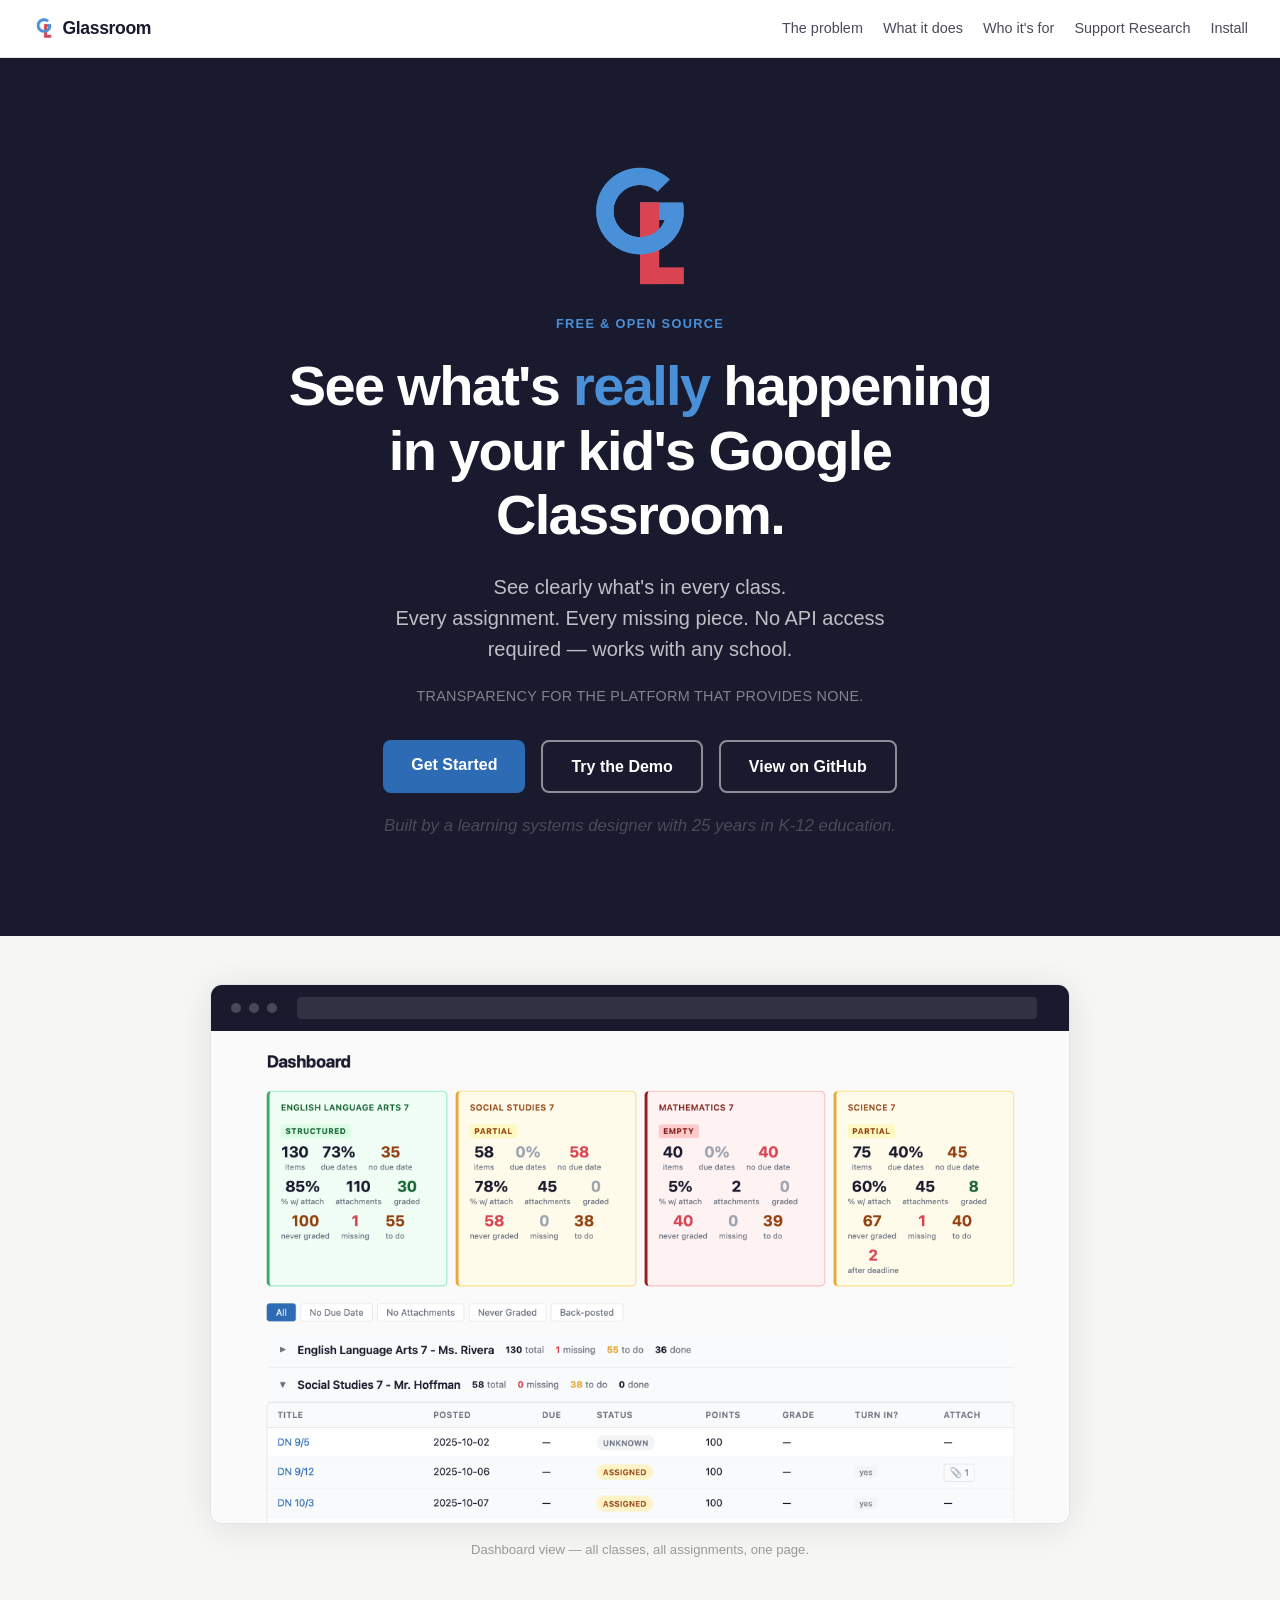
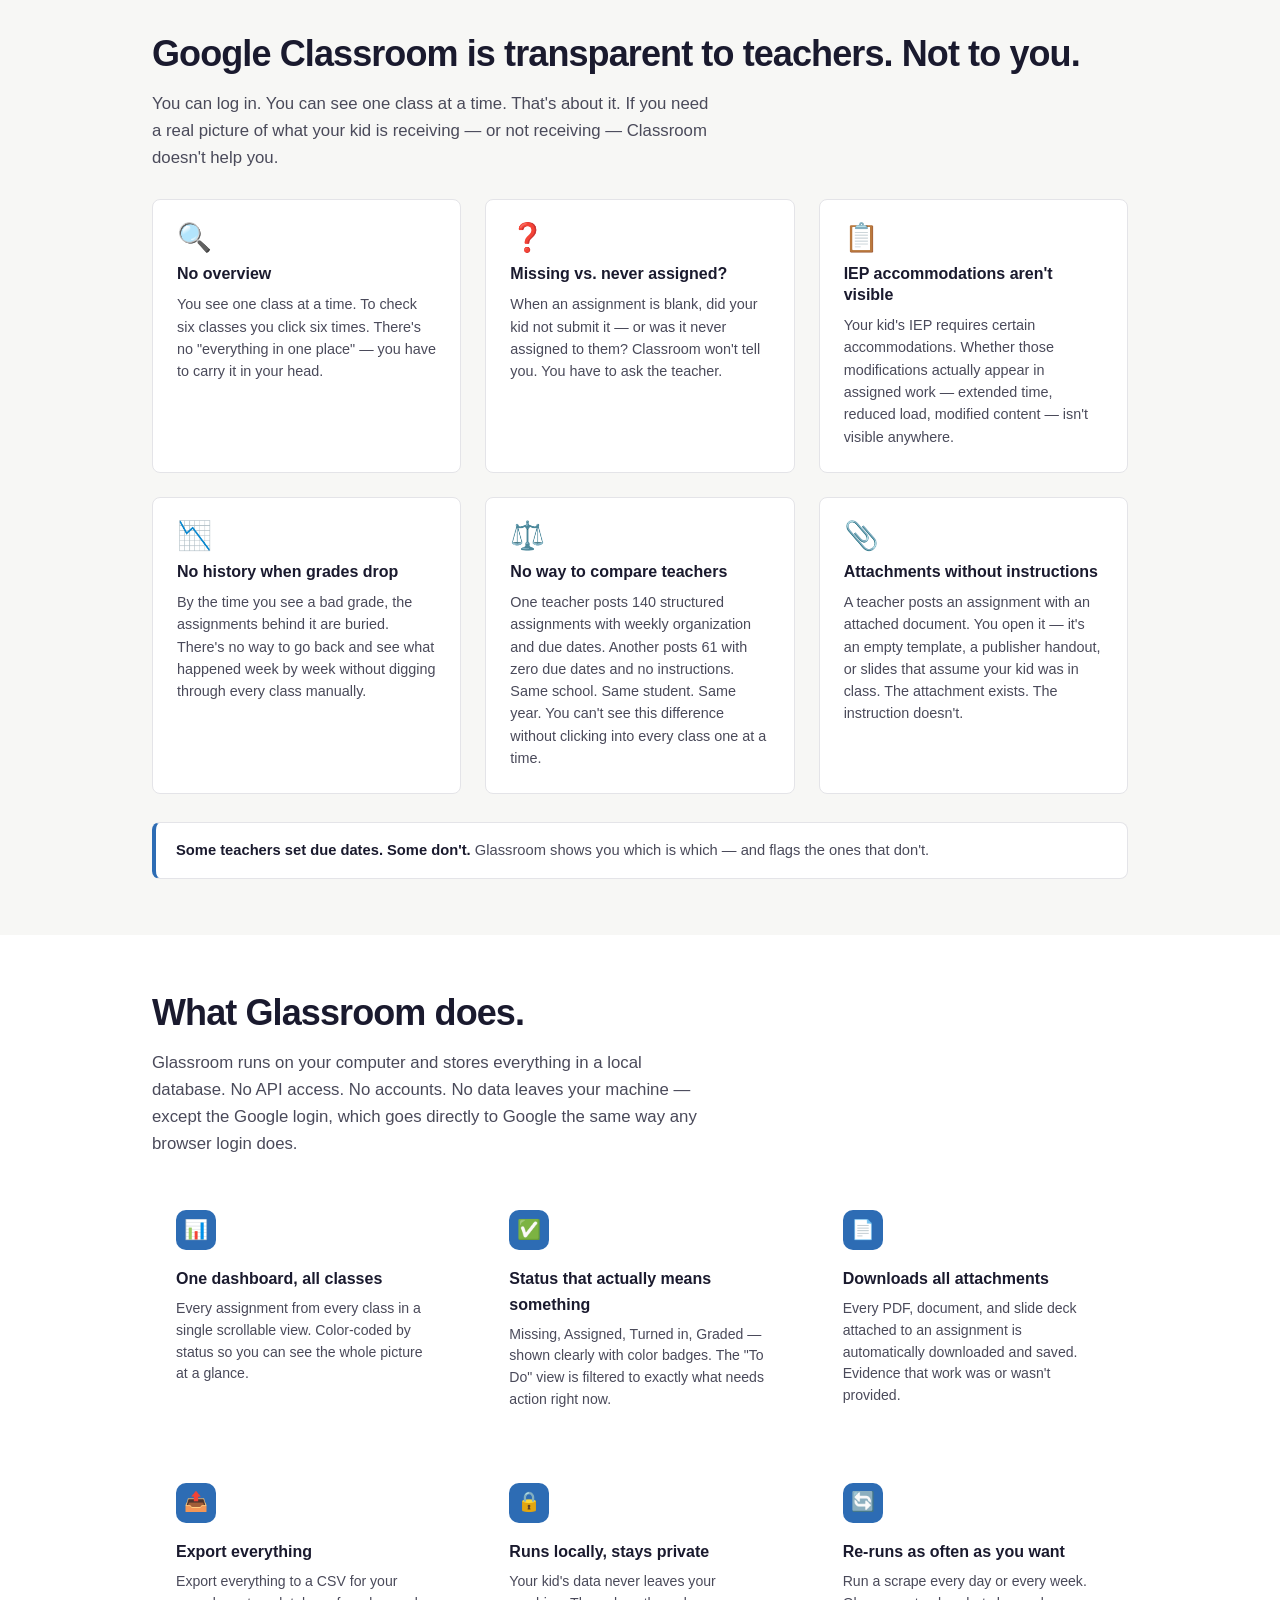
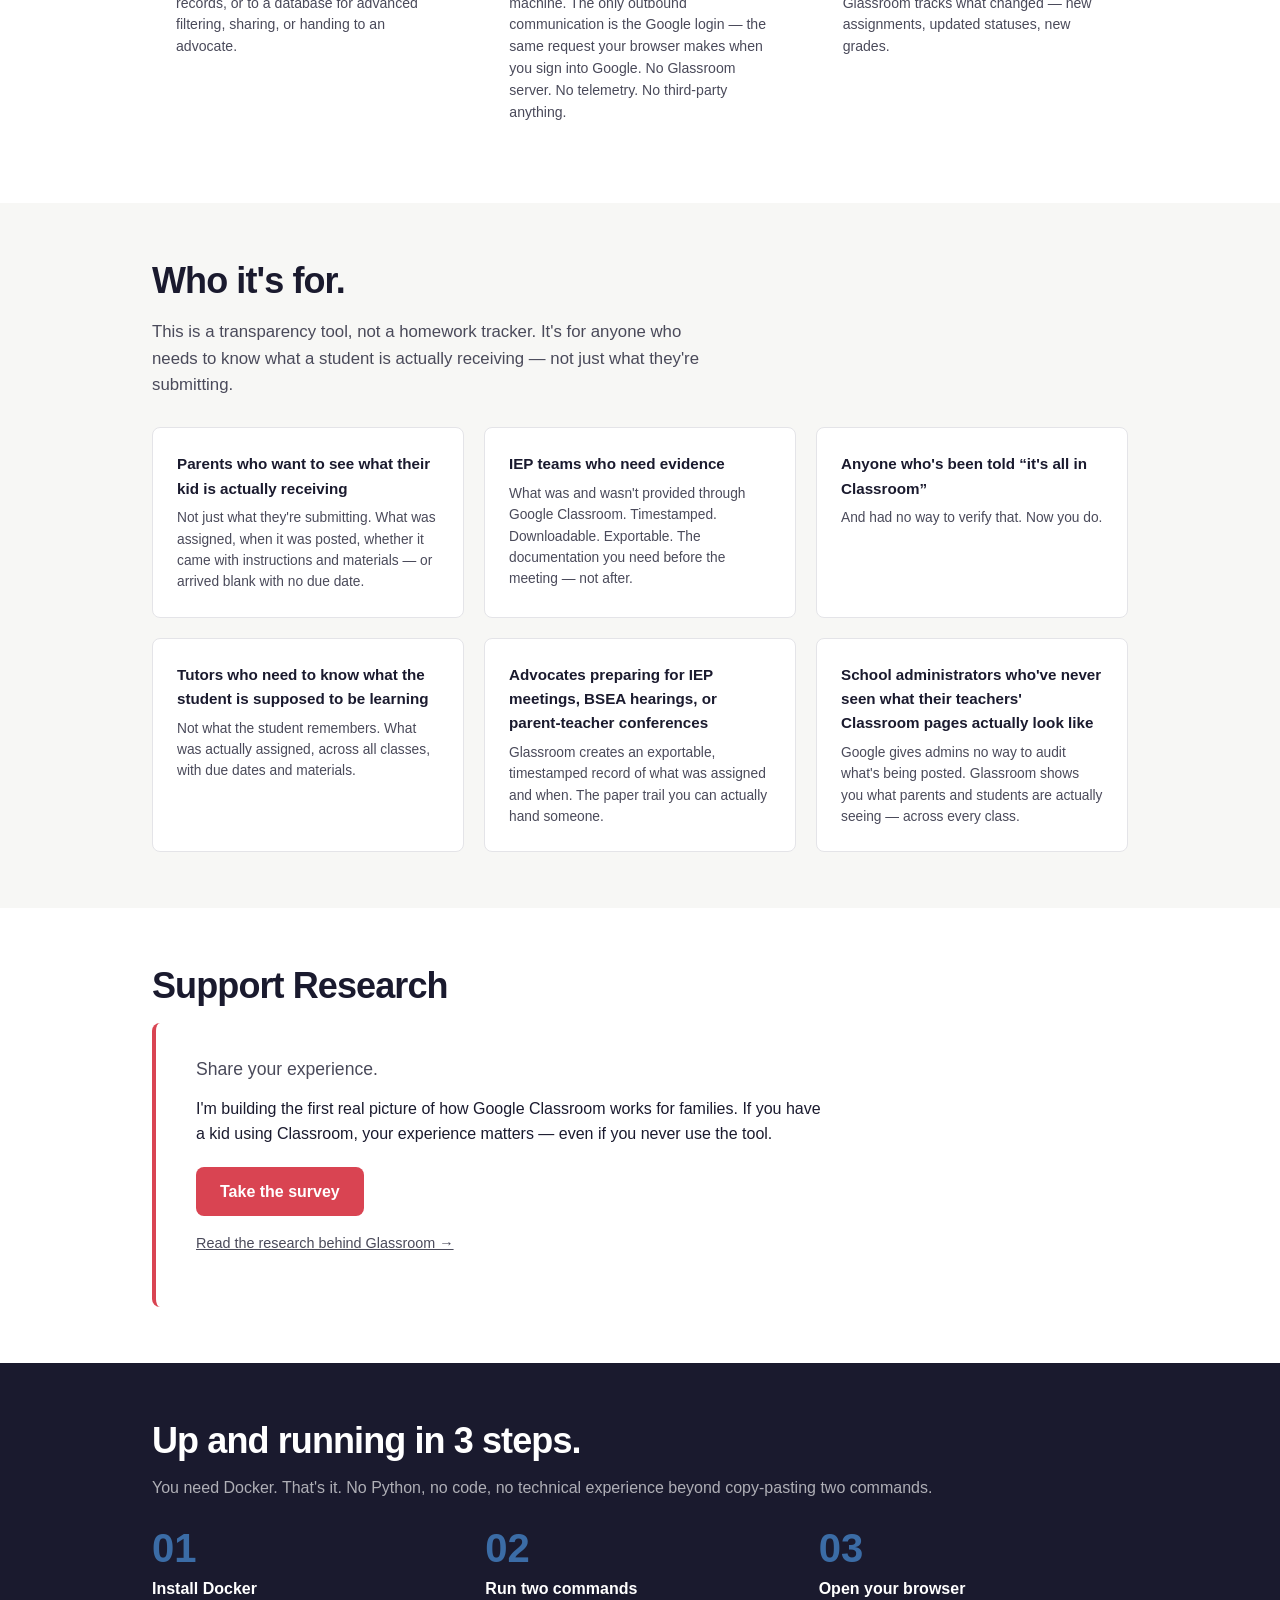
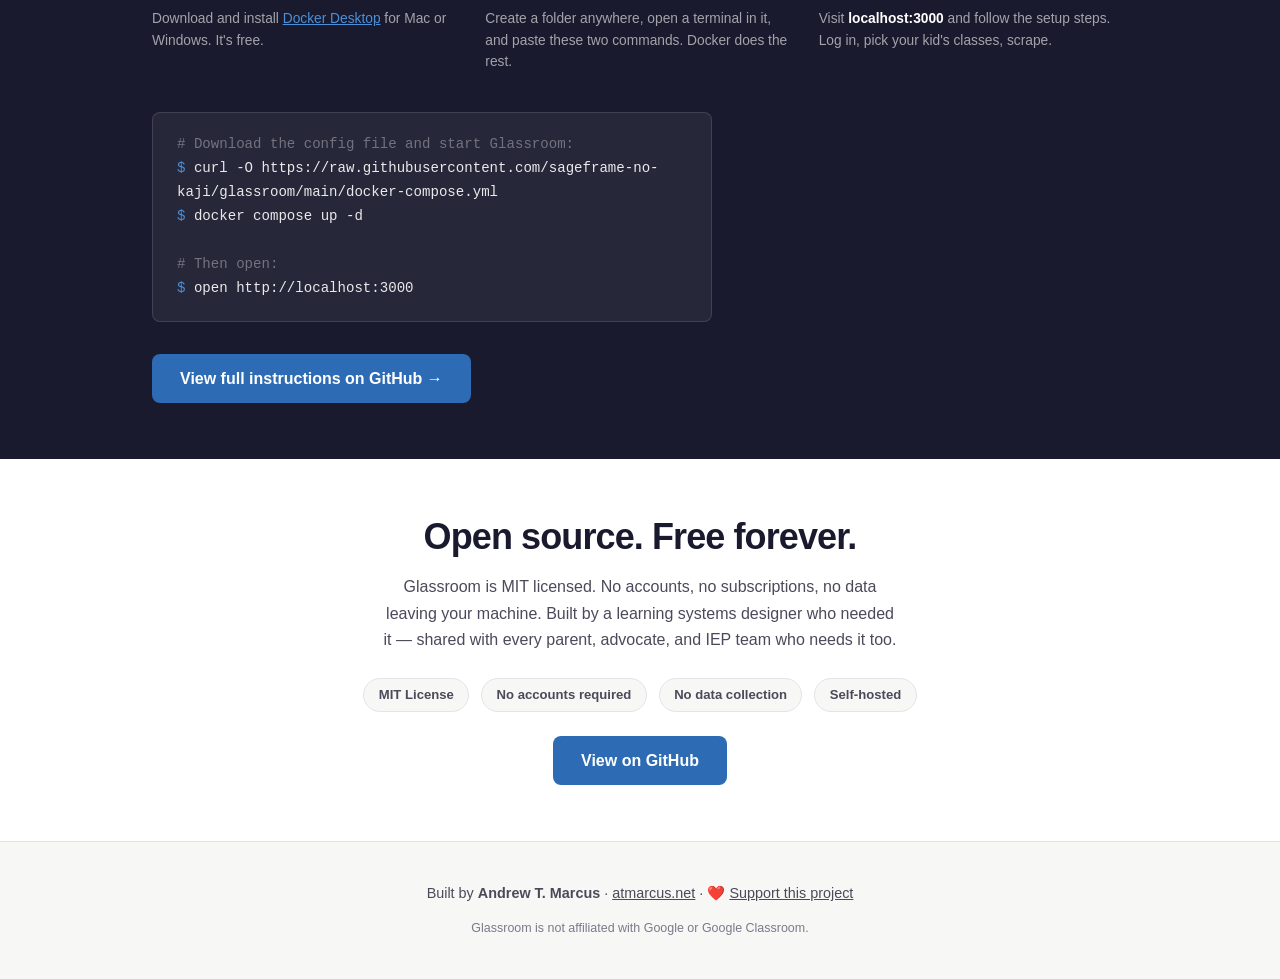
<file: index.html>
<!DOCTYPE html>
<html lang="en">
<head>
  <meta charset="UTF-8">
  <meta name="viewport" content="width=device-width, initial-scale=1.0">
  <title>Glassroom — See what's really happening in your kid's Google Classroom</title>
  <meta name="description" content="Glassroom makes Google Classroom transparent. See every assignment across every class — what was provided, what wasn't, and what's missing. Built for parents, IEP teams, and advocates.">
  <link rel="icon" type="image/png" href="images/glass-48.png">
  <link rel="stylesheet" href="style.css">
</head>
<body>

<!-- ── Navigation ── -->
<nav>
  <a href="#" class="nav-brand"><img src="images/glass-48.png" alt="" class="nav-logo">Glassroom</a>
  <button class="nav-toggle" aria-label="Menu" aria-expanded="false">
    <span></span><span></span><span></span>
  </button>
  <div class="nav-links">
    <a href="#problem">The problem</a>
    <a href="#what-it-does">What it does</a>
    <a href="#who">Who it's for</a>
    <a href="#research">Support Research</a>
    <a href="#install">Install</a>
  </div>
</nav>

<!-- ── Hero ── -->
<section id="hero">
  <div class="container">
    <img src="images/glass-48.png" alt="Glassroom" class="hero-logo">
    <p class="eyebrow">Free &amp; open source</p>
    <h1>See what's <em>really</em> happening in your kid's Google Classroom.</h1>
    <p class="subhead">
      See clearly what's in every class.<br>Every assignment. Every missing piece.
      No API access required — works with any school.
    </p>
    <p class="tagline">Transparency for the platform that provides none.</p>
    <div class="hero-actions">
      <a href="#install" class="btn btn-primary">Get Started</a>
      <a href="demo/index.html" class="btn btn-outline">Try the Demo</a>
      <a href="https://github.com/sageframe-no-kaji/glassroom" class="btn btn-outline">View on GitHub</a>
    </div>
    <p class="hero-byline">Built by a learning systems designer with 25 years in K-12 education.</p>
  </div>
</section>

<!-- ── Dashboard screenshot ── -->
<section id="mockup" style="padding: 3rem 0 1rem">
  <div class="container">
    <div class="mockup-frame">
      <div class="mockup-bar">
        <div class="mockup-dot"></div>
        <div class="mockup-dot"></div>
        <div class="mockup-dot"></div>
        <div class="mockup-url"></div>
      </div>
      <img src="images/hero.png" alt="Glassroom dashboard screenshot" style="width:100%;display:block;border-radius:0 0 8px 8px;">
    </div>
    <p style="text-align:center;font-size:0.82rem;color:#999;margin-top:0.9rem">
      Dashboard view — all classes, all assignments, one page.
    </p>
  </div>
</section>

<!-- ── The Problem ── -->
<section id="problem" class="alt">
  <div class="container">
    <h2>Google Classroom is transparent to teachers. Not to you.</h2>
    <p class="section-subhead">
      You can log in. You can see one class at a time. That's about it. If you need a real picture of what your kid is receiving — or not receiving — Classroom doesn't help you.
    </p>
    <div class="problem-grid">
      <div class="problem-card">
        <div class="problem-icon">🔍</div>
        <h3>No overview</h3>
        <p>You see one class at a time. To check six classes you click six times. There's no "everything in one place" — you have to carry it in your head.</p>
      </div>
      <div class="problem-card">
        <div class="problem-icon">❓</div>
        <h3>Missing vs. never assigned?</h3>
        <p>When an assignment is blank, did your kid not submit it — or was it never assigned to them? Classroom won't tell you. You have to ask the teacher.</p>
      </div>
      <div class="problem-card">
        <div class="problem-icon">📋</div>
        <h3>IEP accommodations aren't visible</h3>
        <p>Your kid's IEP requires certain accommodations. Whether those modifications actually appear in assigned work — extended time, reduced load, modified content — isn't visible anywhere.</p>
      </div>
      <div class="problem-card">
        <div class="problem-icon">📉</div>
        <h3>No history when grades drop</h3>
        <p>By the time you see a bad grade, the assignments behind it are buried. There's no way to go back and see what happened week by week without digging through every class manually.</p>
      </div>
      <div class="problem-card">
        <div class="problem-icon">⚖️</div>
        <h3>No way to compare teachers</h3>
        <p>One teacher posts 140 structured assignments with weekly organization and due dates. Another posts 61 with zero due dates and no instructions. Same school. Same student. Same year. You can't see this difference without clicking into every class one at a time.</p>
      </div>
      <div class="problem-card">
        <div class="problem-icon">📎</div>
        <h3>Attachments without instructions</h3>
        <p>A teacher posts an assignment with an attached document. You open it — it's an empty template, a publisher handout, or slides that assume your kid was in class. The attachment exists. The instruction doesn't.</p>
      </div>
    </div>
    <div class="problem-callout">
      <strong>Some teachers set due dates. Some don't.</strong> Glassroom shows you which is which — and flags the ones that don't.
    </div>
  </div>
</section>

<!-- ── What it does ── -->
<section id="what-it-does">
  <div class="container">
    <h2>What Glassroom does.</h2>
    <p class="section-subhead">
      Glassroom runs on your computer and stores everything in a local database. No API access. No accounts. No data leaves your machine — except the Google login, which goes directly to Google the same way any browser login does.
    </p>
    <div class="features-grid">
      <div class="feature-card">
        <div class="feature-icon">📊</div>
        <h3>One dashboard, all classes</h3>
        <p>Every assignment from every class in a single scrollable view. Color-coded by status so you can see the whole picture at a glance.</p>
      </div>
      <div class="feature-card">
        <div class="feature-icon">✅</div>
        <h3>Status that actually means something</h3>
        <p>Missing, Assigned, Turned in, Graded — shown clearly with color badges. The "To Do" view is filtered to exactly what needs action right now.</p>
      </div>
      <div class="feature-card">
        <div class="feature-icon">📄</div>
        <h3>Downloads all attachments</h3>
        <p>Every PDF, document, and slide deck attached to an assignment is automatically downloaded and saved. Evidence that work was or wasn't provided.</p>
      </div>
      <div class="feature-card">
        <div class="feature-icon">📤</div>
        <h3>Export everything</h3>
        <p>Export everything to a CSV for your records, or to a database for advanced filtering, sharing, or handing to an advocate.</p>
      </div>
      <div class="feature-card">
        <div class="feature-icon">🔒</div>
        <h3>Runs locally, stays private</h3>
        <p>Your kid's data never leaves your machine. The only outbound communication is the Google login — the same request your browser makes when you sign into Google. No Glassroom server. No telemetry. No third-party anything.</p>
      </div>
      <div class="feature-card">
        <div class="feature-icon">🔄</div>
        <h3>Re-runs as often as you want</h3>
        <p>Run a scrape every day or every week. Glassroom tracks what changed — new assignments, updated statuses, new grades.</p>
      </div>
    </div>
  </div>
</section>

<!-- ── Who it's for ── -->
<section id="who" class="alt">
  <div class="container">
    <h2>Who it's for.</h2>
    <p class="section-subhead">
      This is a transparency tool, not a homework tracker. It's for anyone who needs to know what a student is actually receiving — not just what they're submitting.
    </p>
    <div class="who-grid">
      <div class="who-card">
        <h3>Parents who want to see what their kid is actually receiving</h3>
        <p>Not just what they're submitting. What was assigned, when it was posted, whether it came with instructions and materials — or arrived blank with no due date.</p>
      </div>
      <div class="who-card">
        <h3>IEP teams who need evidence</h3>
        <p>What was and wasn't provided through Google Classroom. Timestamped. Downloadable. Exportable. The documentation you need before the meeting — not after.</p>
      </div>
      <div class="who-card">
        <h3>Anyone who's been told “it's all in Classroom”</h3>
        <p>And had no way to verify that. Now you do.</p>
      </div>
      <div class="who-card">
        <h3>Tutors who need to know what the student is supposed to be learning</h3>
        <p>Not what the student remembers. What was actually assigned, across all classes, with due dates and materials.</p>
      </div>
      <div class="who-card">
        <h3>Advocates preparing for IEP meetings, BSEA hearings, or parent-teacher conferences</h3>
        <p>Glassroom creates an exportable, timestamped record of what was assigned and when. The paper trail you can actually hand someone.</p>
      </div>
      <div class="who-card">
        <h3>School administrators who've never seen what their teachers' Classroom pages actually look like</h3>
        <p>Google gives admins no way to audit what's being posted. Glassroom shows you what parents and students are actually seeing — across every class.</p>
      </div>
    </div>
  </div>
</section>

<!-- ── Research Callout ── -->
<section id="research" class="callout-section">
  <div class="container">
    <h2>Support Research</h2>
    <div class="callout-card">
      <h3 class="callout-subheading">Share your experience.</h3>
      <p>I'm building the first real picture of how Google Classroom works for families. If you have a kid using Classroom, your experience matters — even if you never use the tool.</p>
      <a href="https://tally.so/r/aQDAxW" target="_blank" rel="noopener" class="btn btn-callout">Take the survey</a>
      <p class="callout-research"><a href="https://atmarcus.net/work/empty-container" target="_blank" rel="noopener">Read the research behind Glassroom →</a></p>
    </div>
  </div>
</section>

<!-- ── How to Install ── -->
<section id="install" class="dark">
  <div class="container">
    <h2>Up and running in 3 steps.</h2>
    <p class="section-subhead">
      You need Docker. That's it. No Python, no code, no technical experience beyond copy-pasting two commands.
    </p>

    <div class="install-steps">
      <div class="install-step">
        <div class="step-number">01</div>
        <h3>Install Docker</h3>
        <p>Download and install <a href="https://docker.com/get-started" target="_blank" rel="noopener">Docker Desktop</a> for Mac or Windows. It's free.</p>
      </div>
      <div class="install-step">
        <div class="step-number">02</div>
        <h3>Run two commands</h3>
        <p>Create a folder anywhere, open a terminal in it, and paste these two commands. Docker does the rest.</p>
      </div>
      <div class="install-step">
        <div class="step-number">03</div>
        <h3>Open your browser</h3>
        <p>Visit <strong style="color:#fff">localhost:3000</strong> and follow the setup steps. Log in, pick your kid's classes, scrape.</p>
      </div>
    </div>

    <div class="terminal-block">
      <pre><span class="comment"># Download the config file and start Glassroom:</span>
<span class="prompt">$ </span>curl -O https://raw.githubusercontent.com/sageframe-no-kaji/glassroom/main/docker-compose.yml
<span class="prompt">$ </span>docker compose up -d

<span class="comment"># Then open:</span>
<span class="prompt">$ </span>open http://localhost:3000</pre>
    </div>

    <a href="https://github.com/sageframe-no-kaji/glassroom" class="btn btn-primary">View full instructions on GitHub →</a>
  </div>
</section>

<!-- ── Open Source ── -->
<section id="open-source">
  <div class="container">
    <h2>Open source. Free forever.</h2>
    <p>
      Glassroom is MIT licensed. No accounts, no subscriptions, no data leaving your machine.
      Built by a learning systems designer who needed it — shared with every parent, advocate, and IEP team who needs it too.
    </p>
    <div class="oss-badges">
      <span class="oss-badge">MIT License</span>
      <span class="oss-badge">No accounts required</span>
      <span class="oss-badge">No data collection</span>
      <span class="oss-badge">Self-hosted</span>
    </div>
    <a href="https://github.com/sageframe-no-kaji/glassroom" class="btn btn-primary">View on GitHub</a>
  </div>
</section>

<!-- ── Footer ── -->
<footer>
  <p>Built by <strong>Andrew T. Marcus</strong> &middot; <a href="https://atmarcus.net" target="_blank" rel="noopener">atmarcus.net</a> &middot; ❤️ <a href="https://buymeacoffee.com/sageframe" target="_blank" rel="noopener">Support this project</a></p>
  <p class="footer-legal">Glassroom is not affiliated with Google or Google Classroom.</p>
</footer>

<script>
document.querySelector('.nav-toggle').addEventListener('click', function() {
  const nav = document.querySelector('.nav-links');
  const open = nav.classList.toggle('open');
  this.classList.toggle('open', open);
  this.setAttribute('aria-expanded', open);
});
document.querySelectorAll('.nav-links a').forEach(function(a) {
  a.addEventListener('click', function() {
    document.querySelector('.nav-links').classList.remove('open');
    document.querySelector('.nav-toggle').classList.remove('open');
    document.querySelector('.nav-toggle').setAttribute('aria-expanded', 'false');
  });
});
</script>
</body>
</html>
</file>
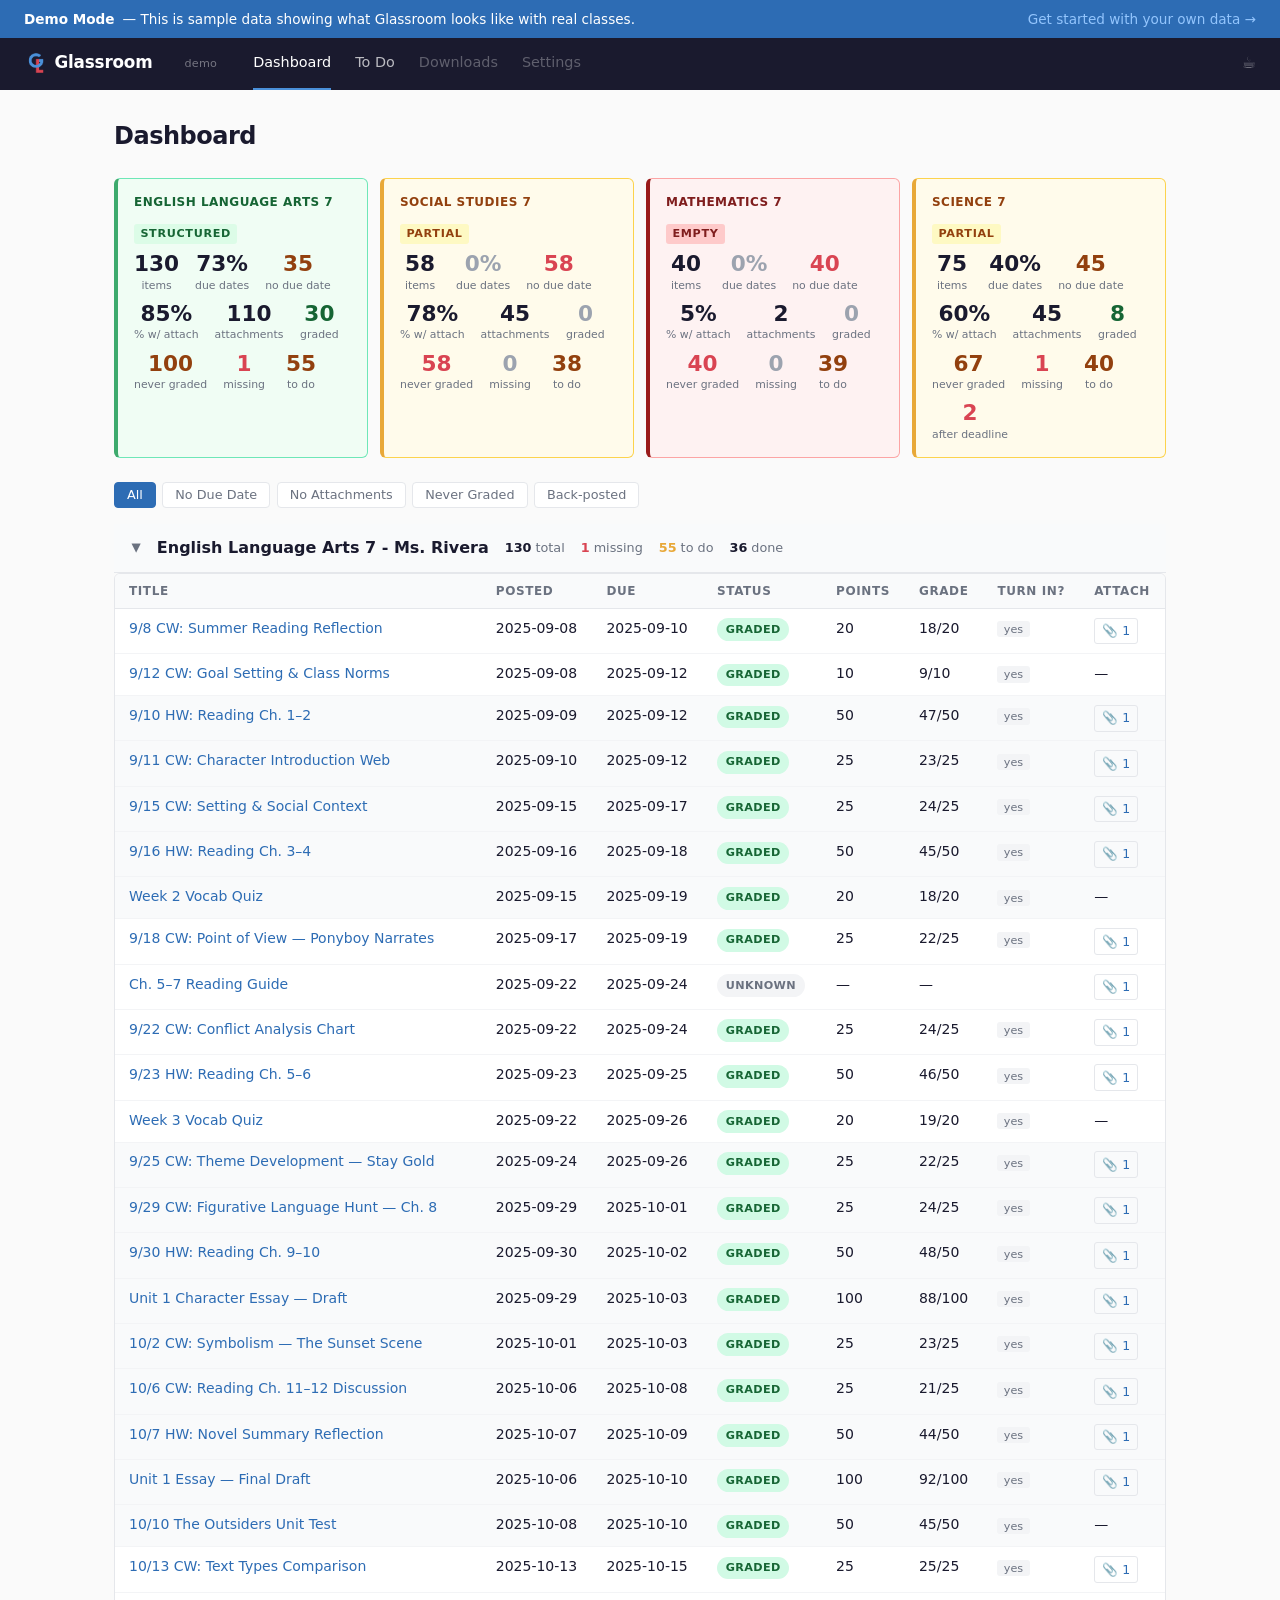
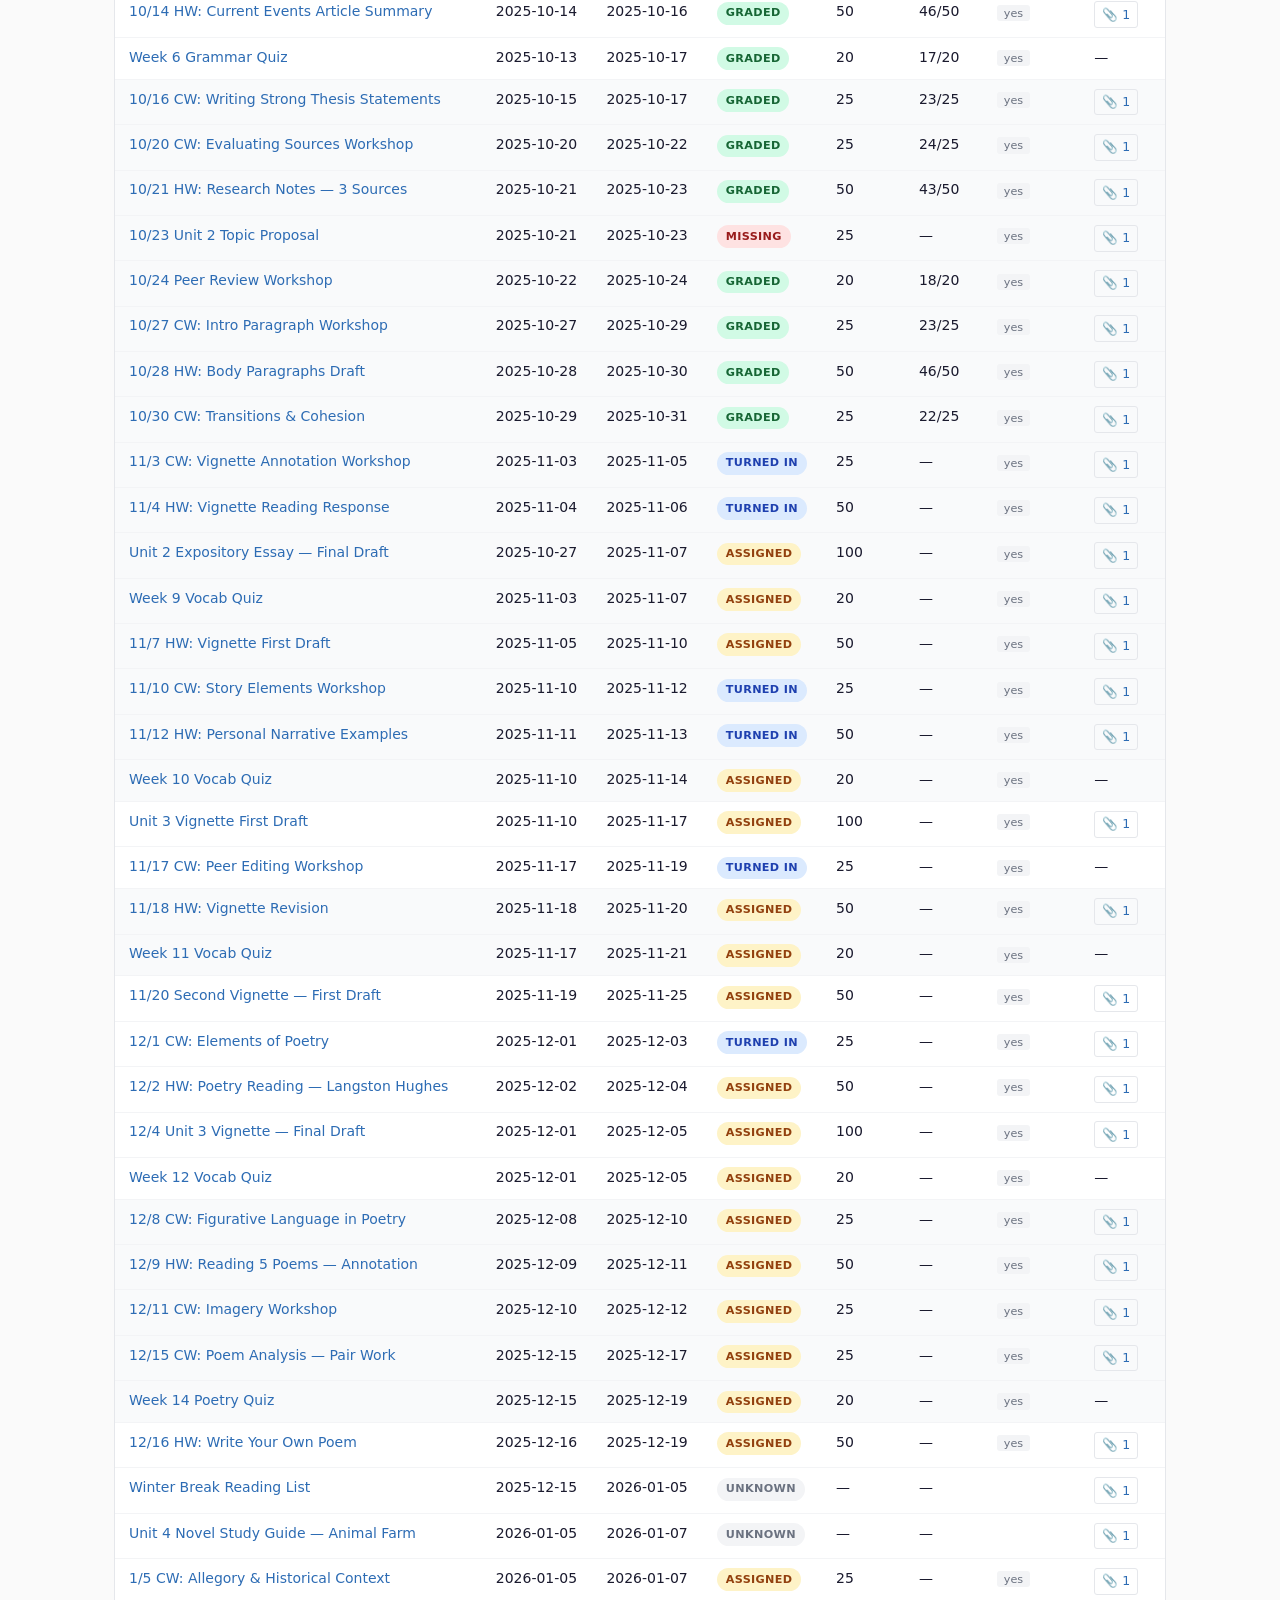
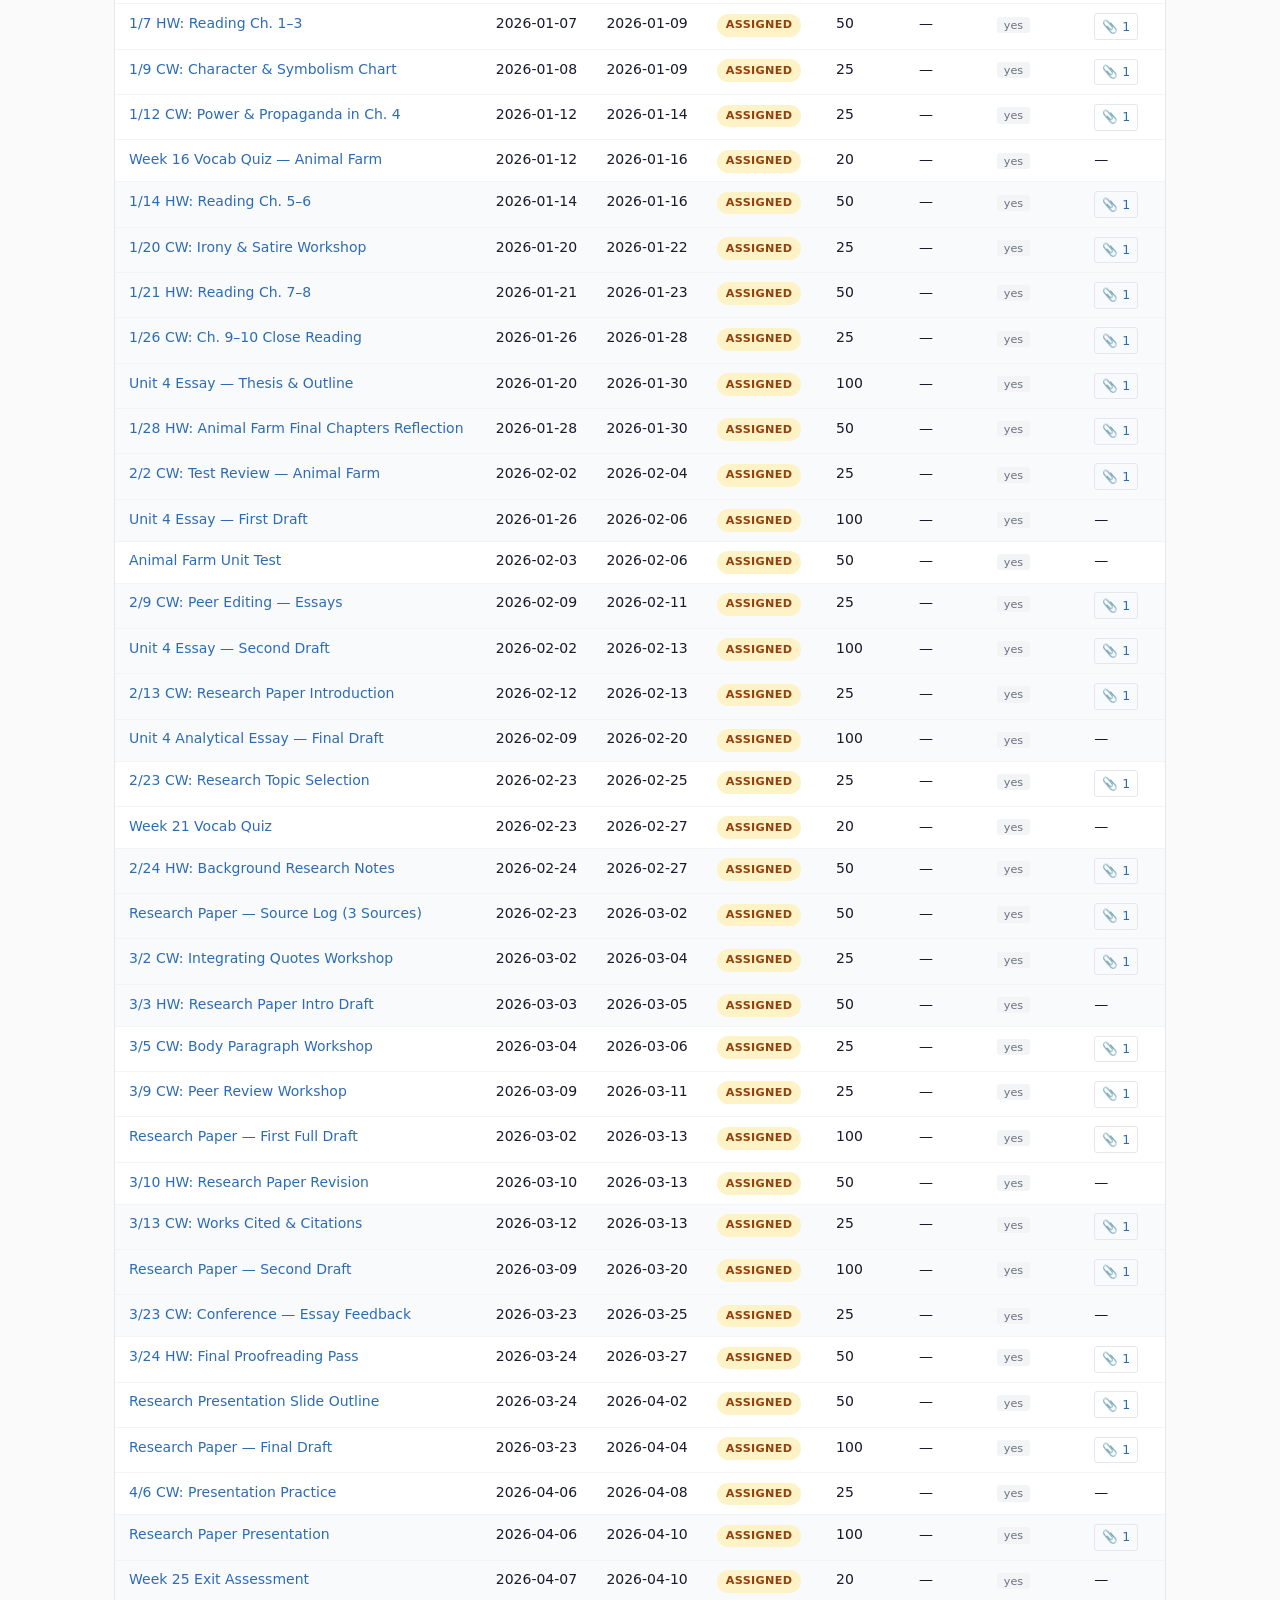
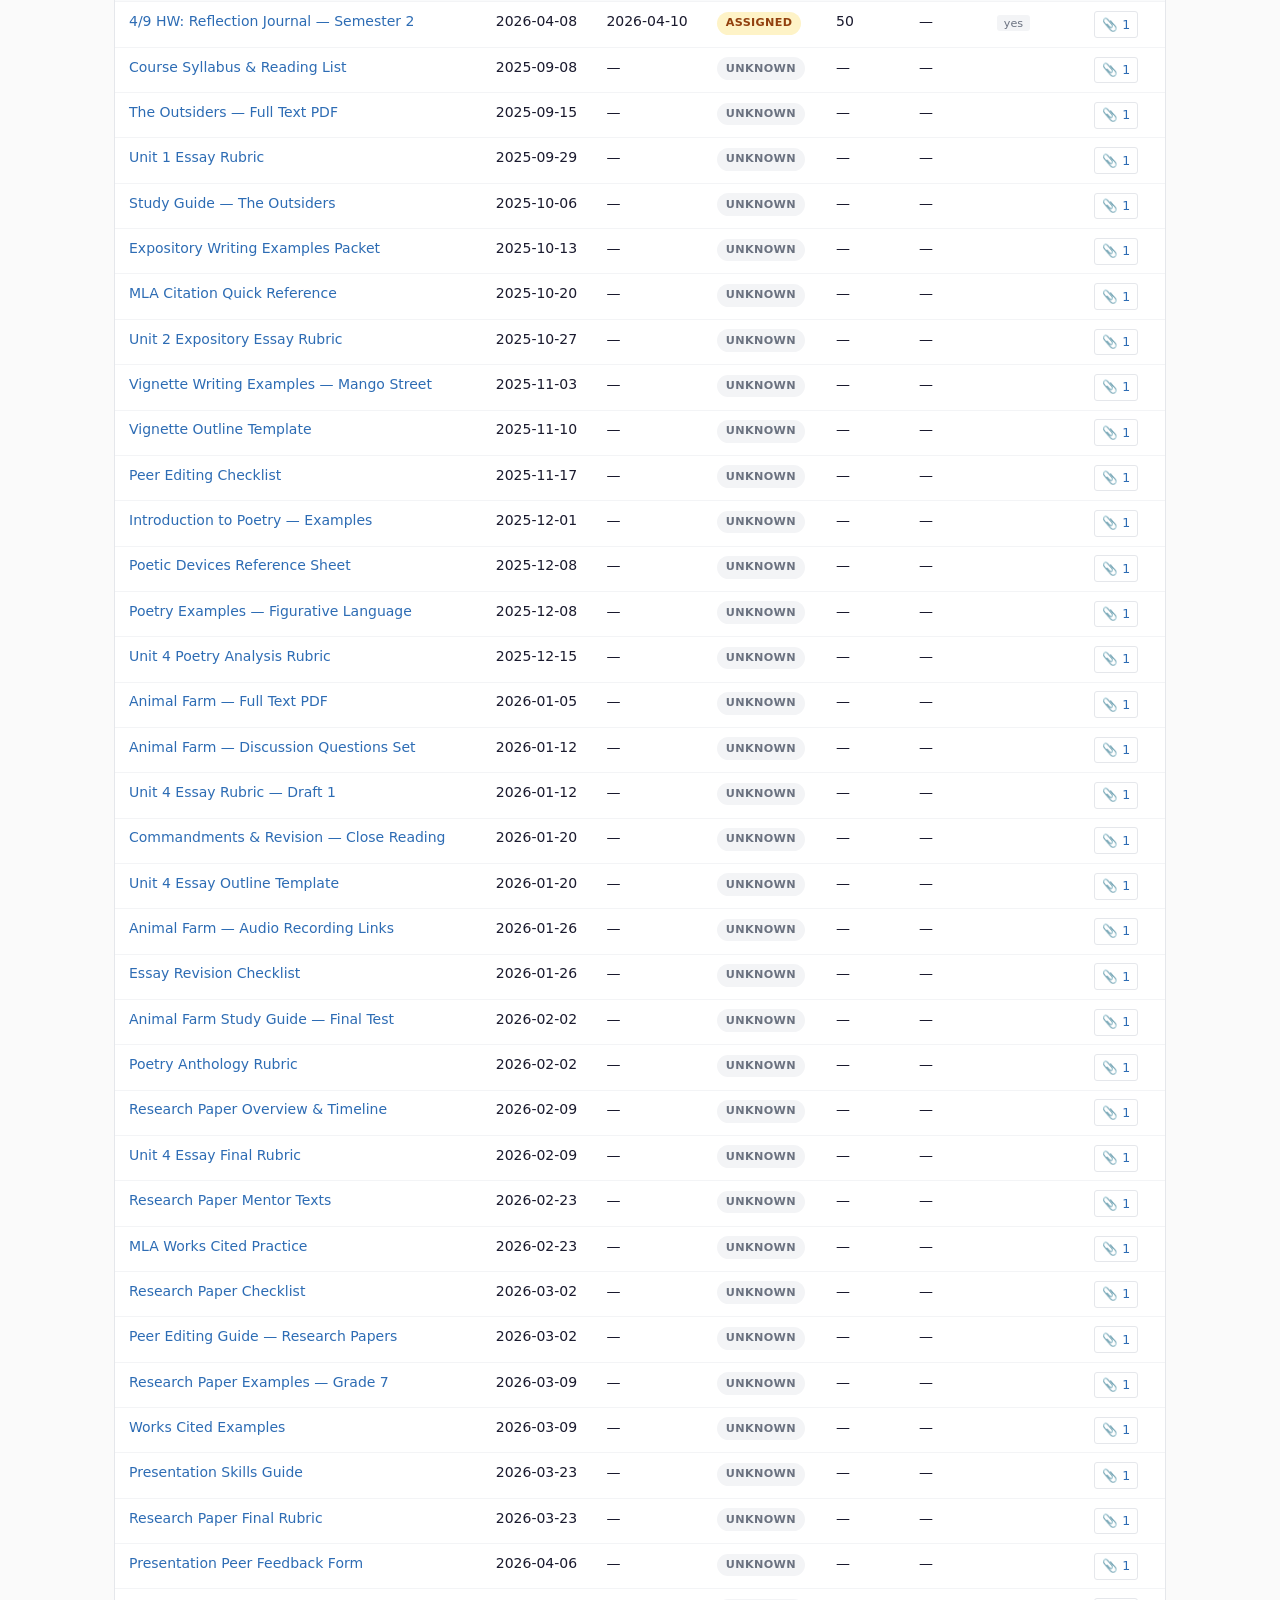
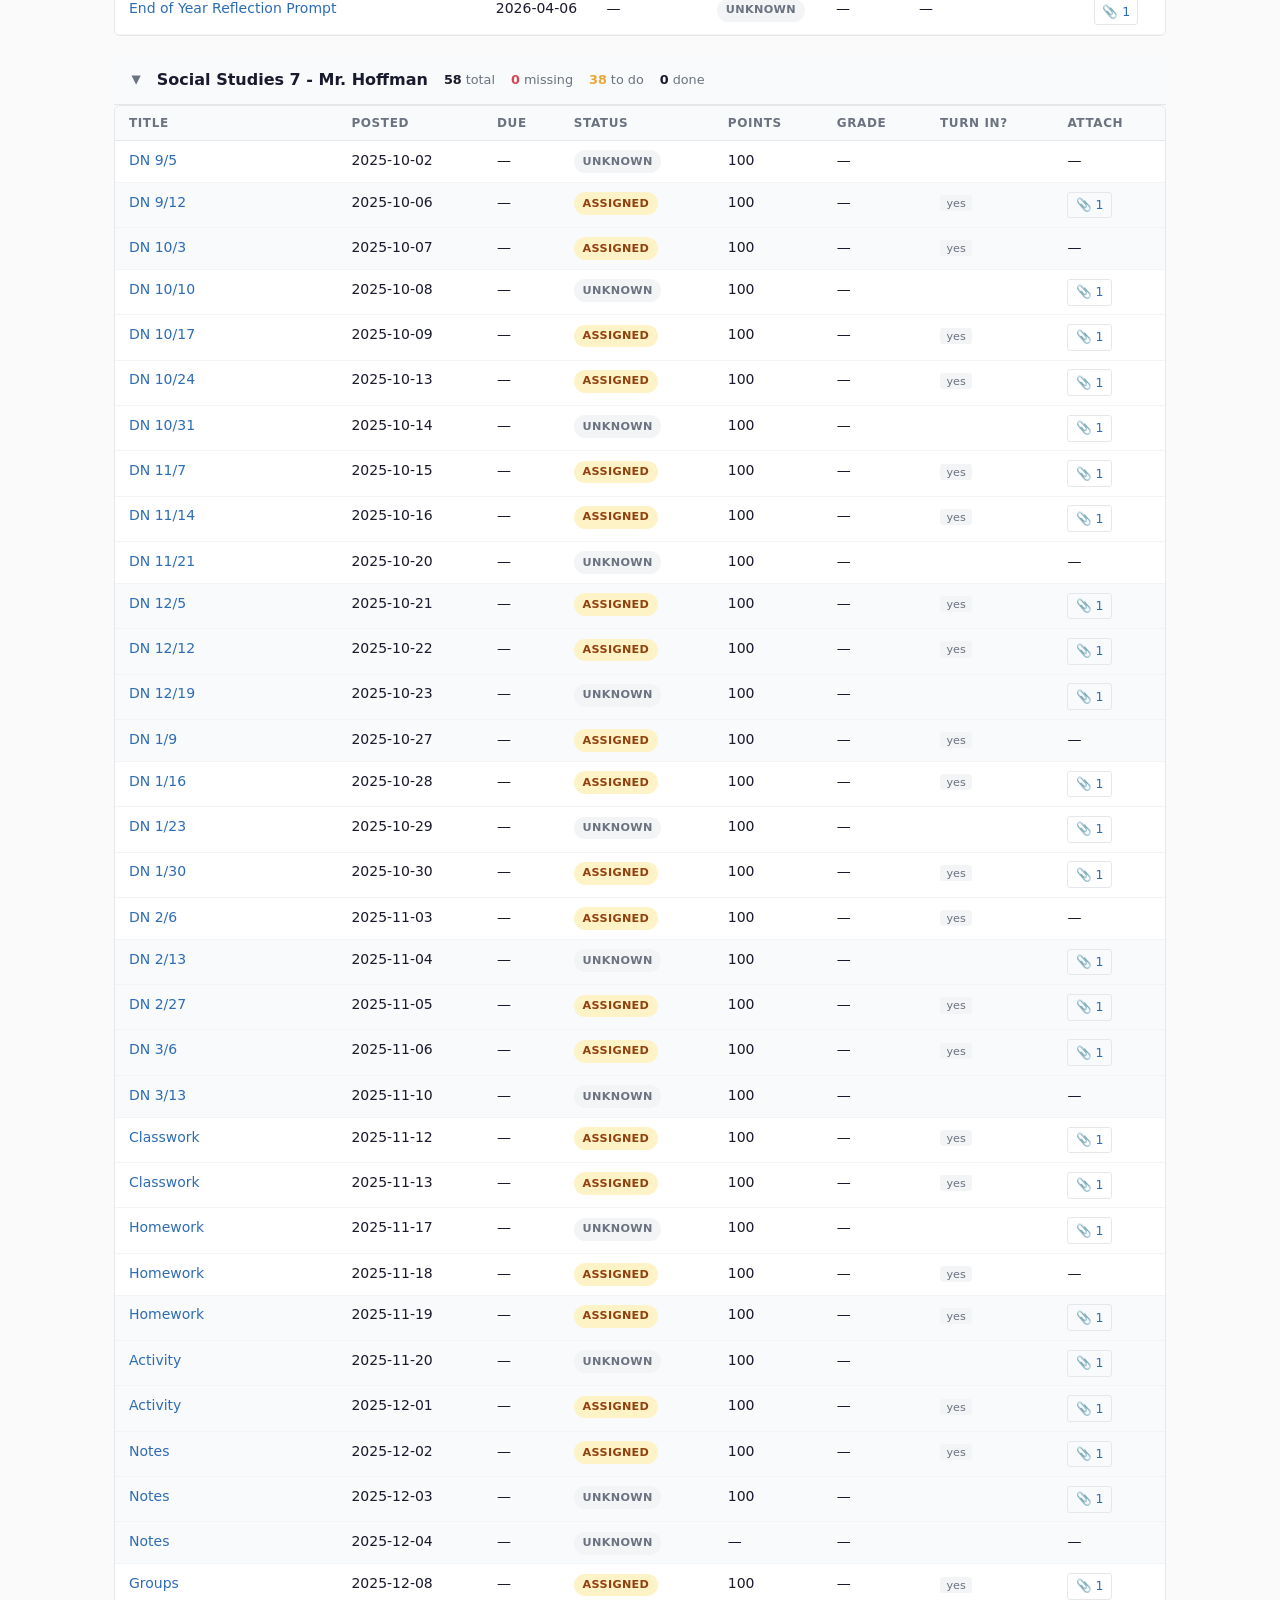
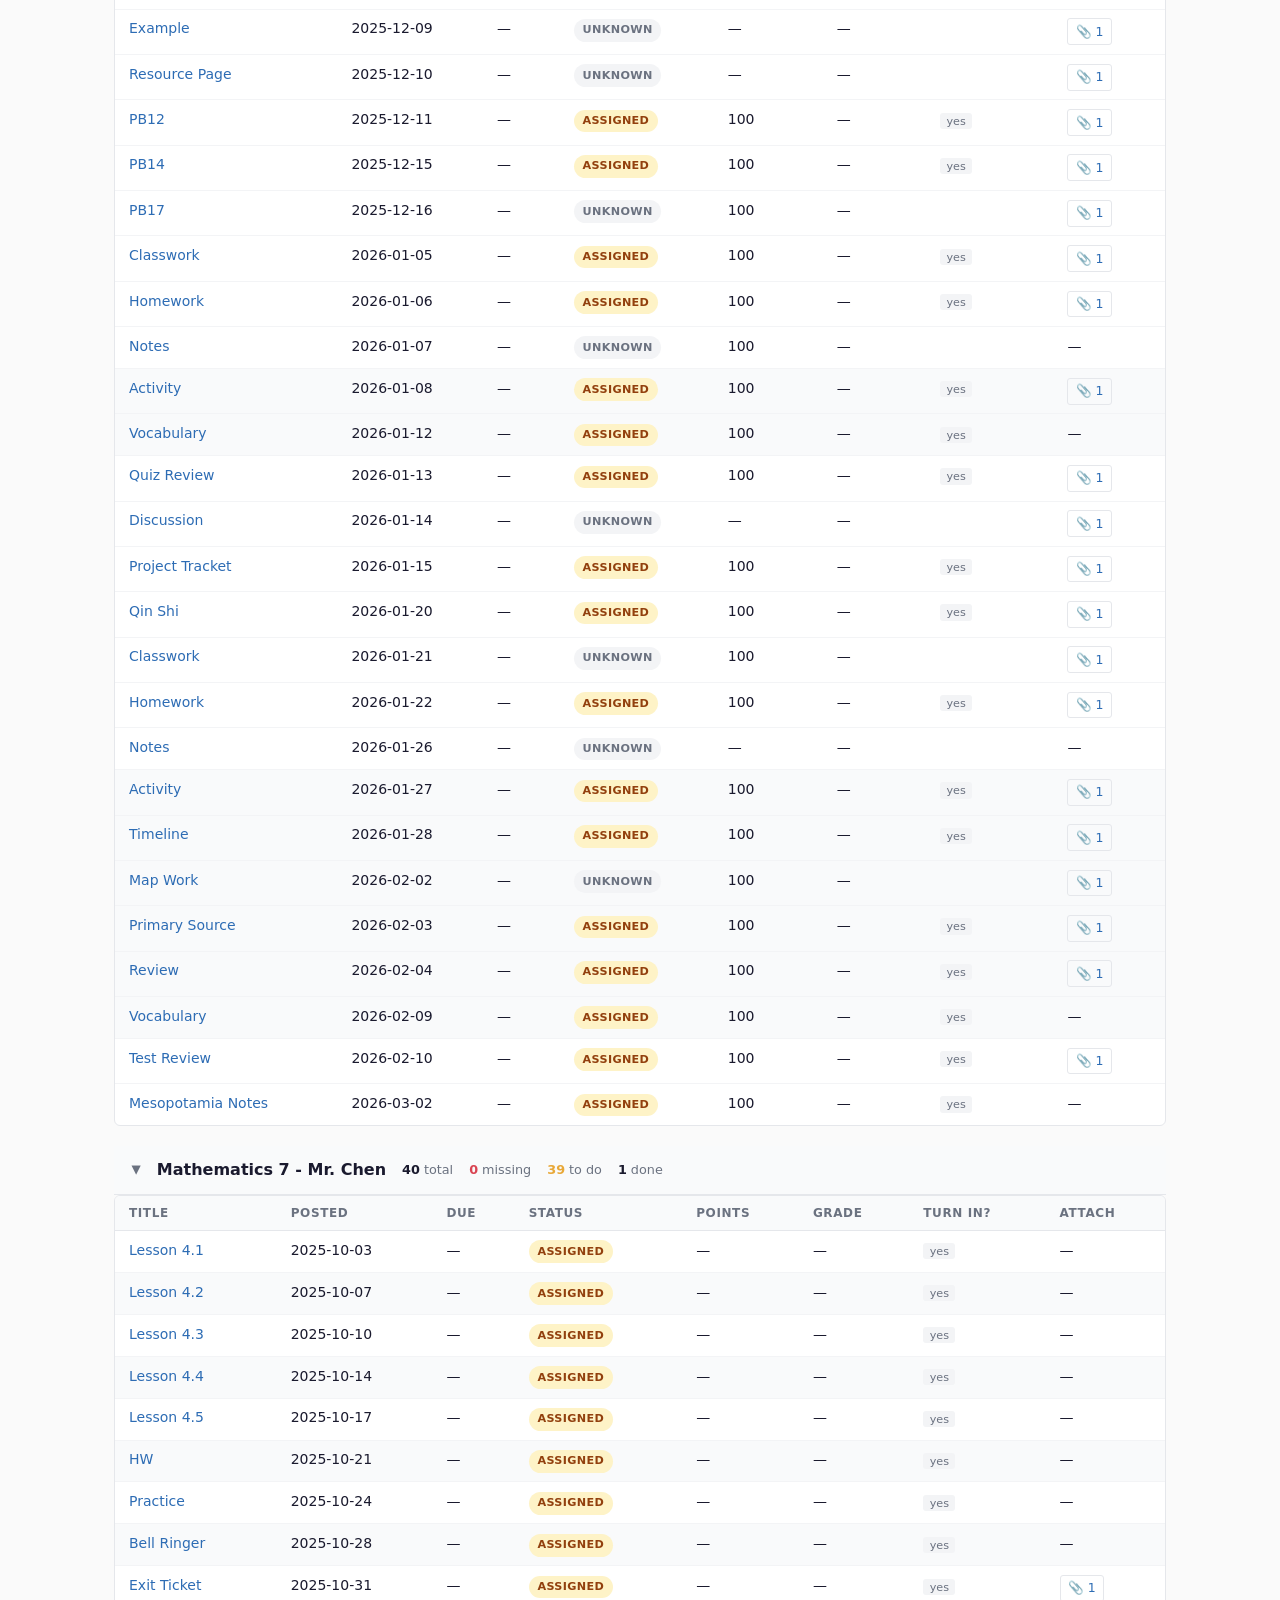
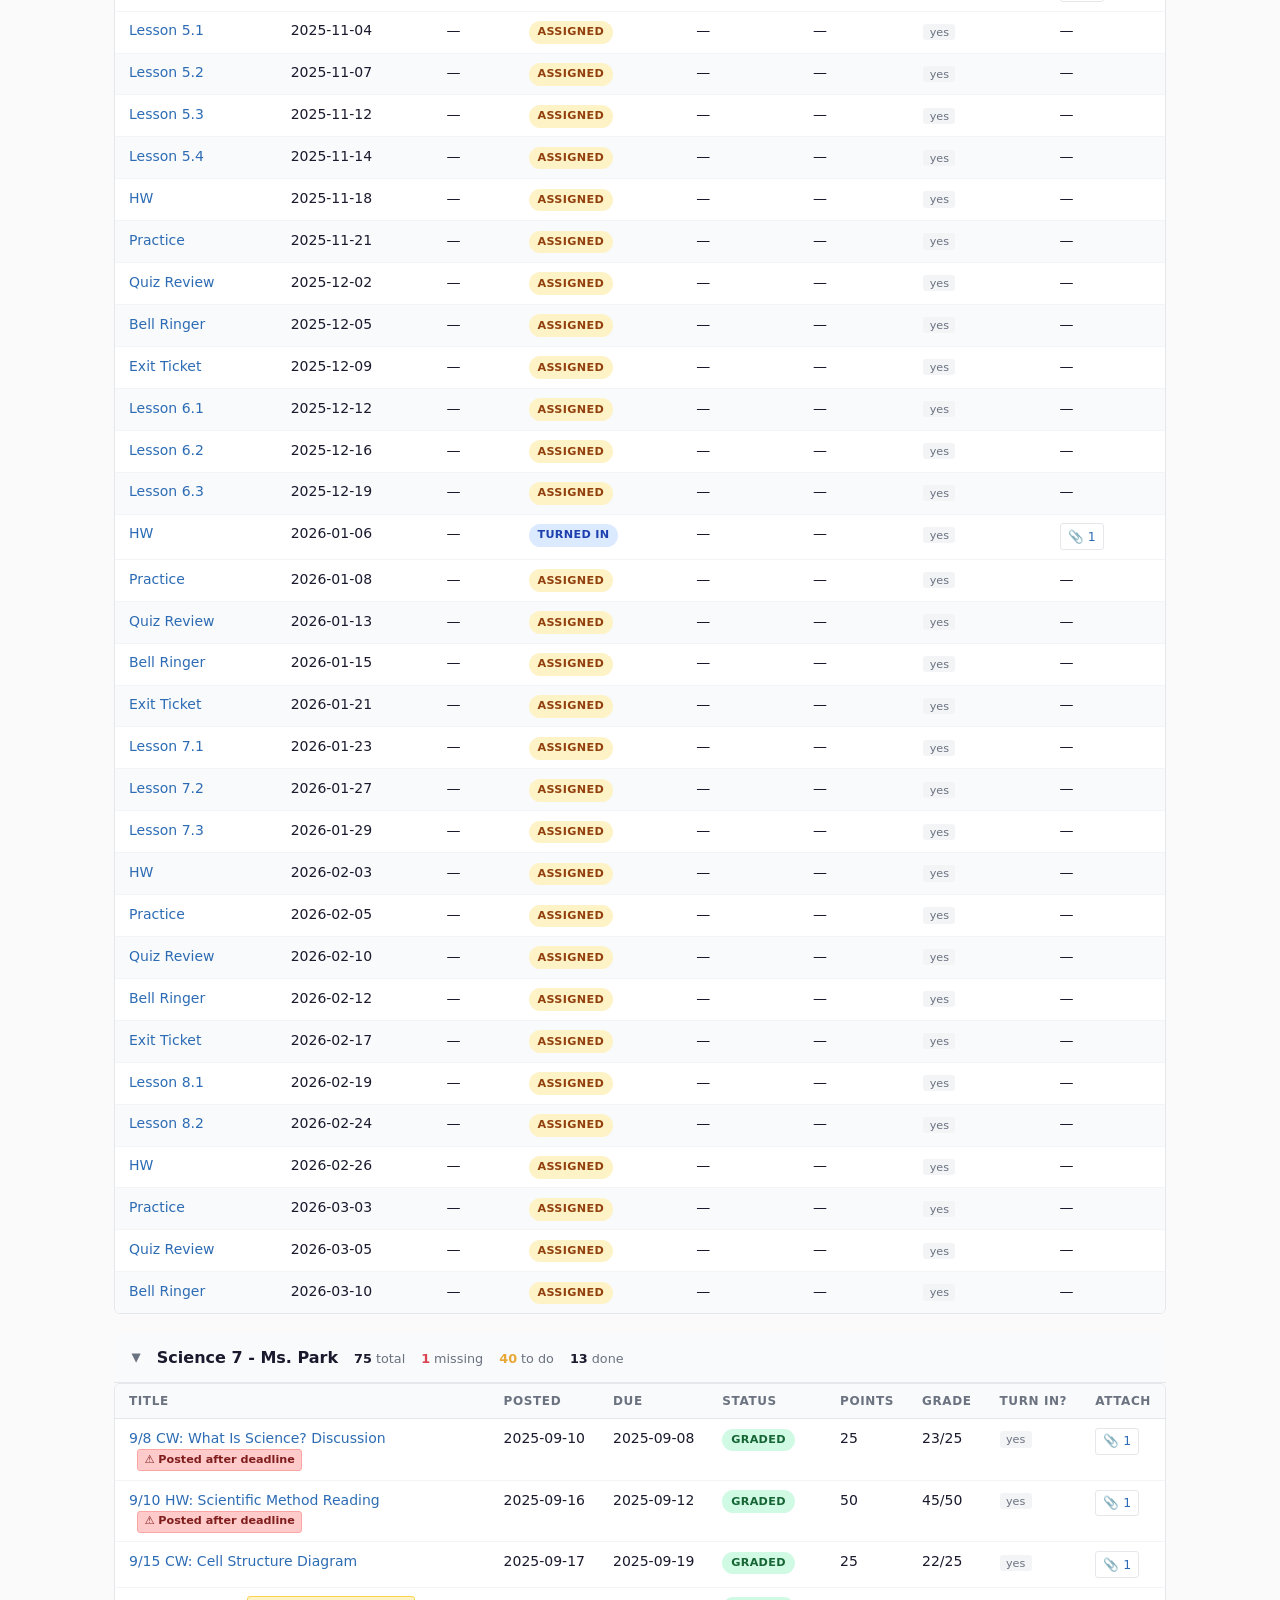
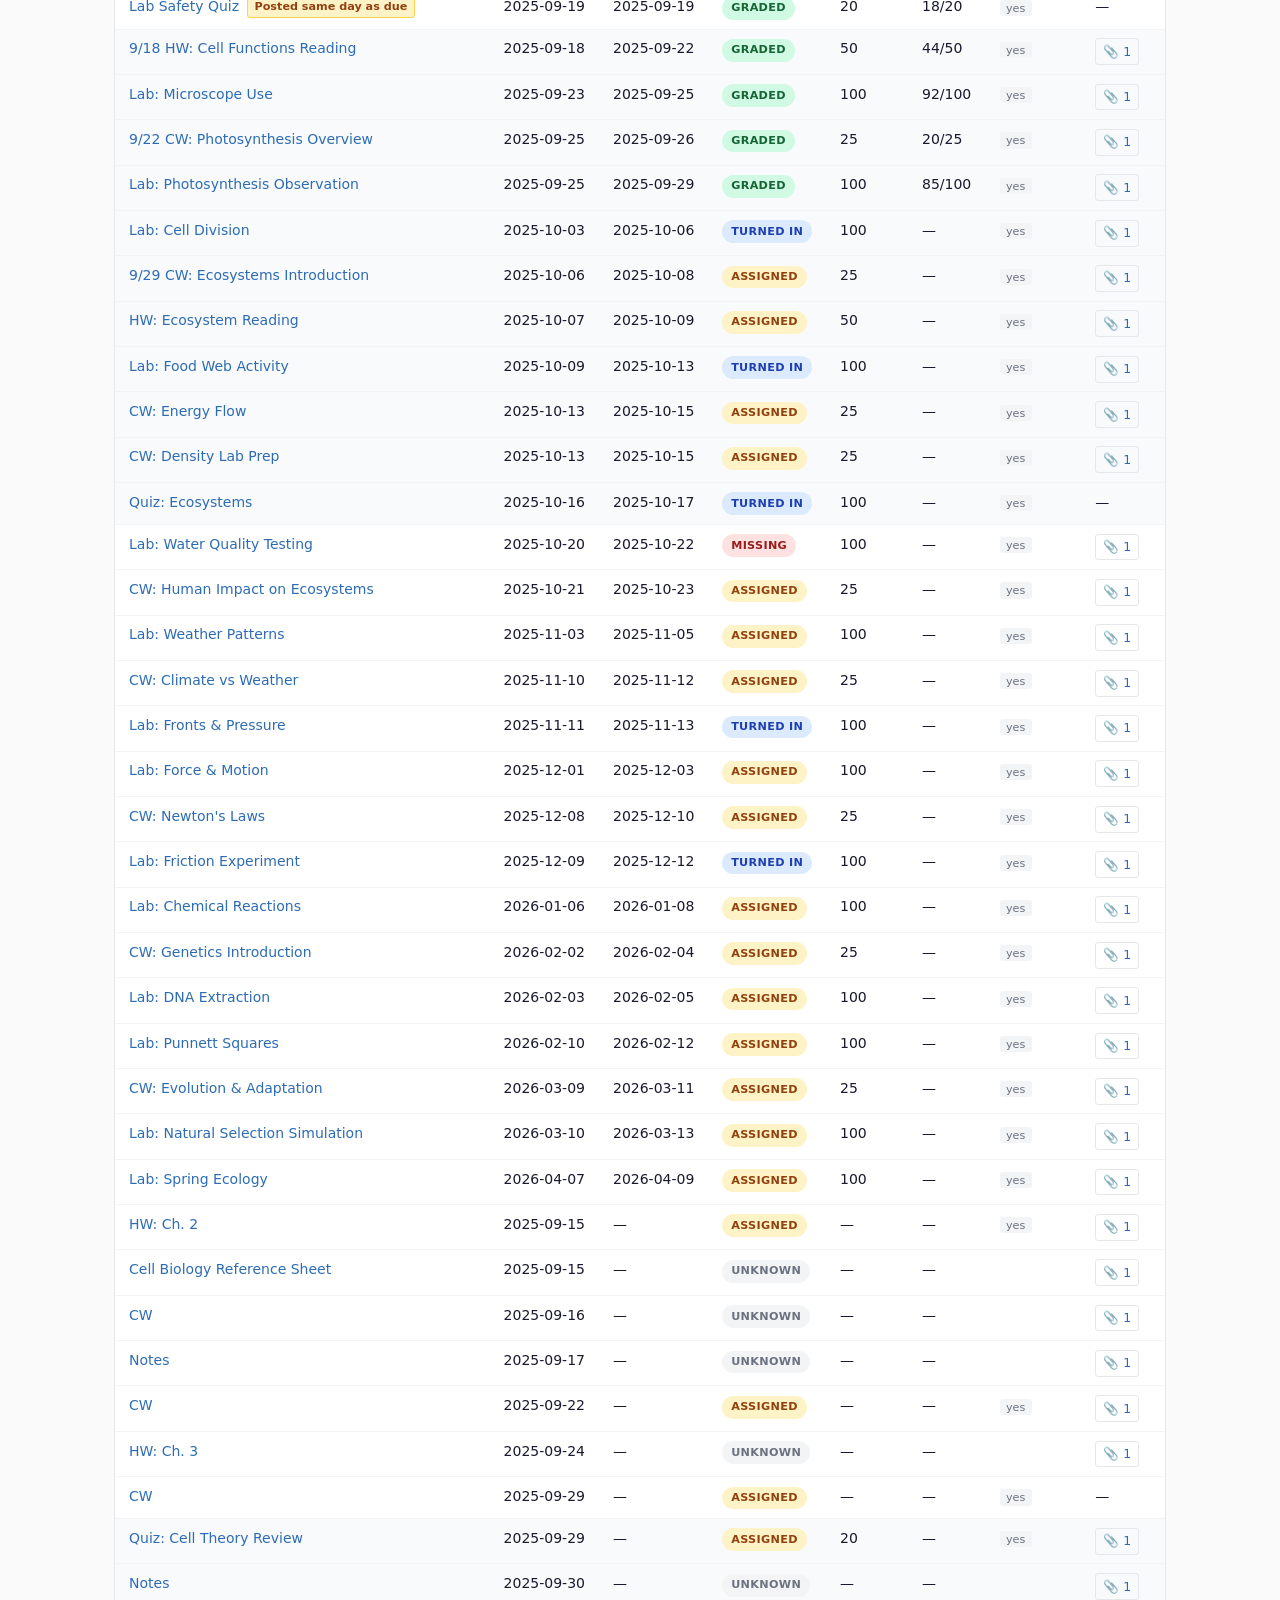
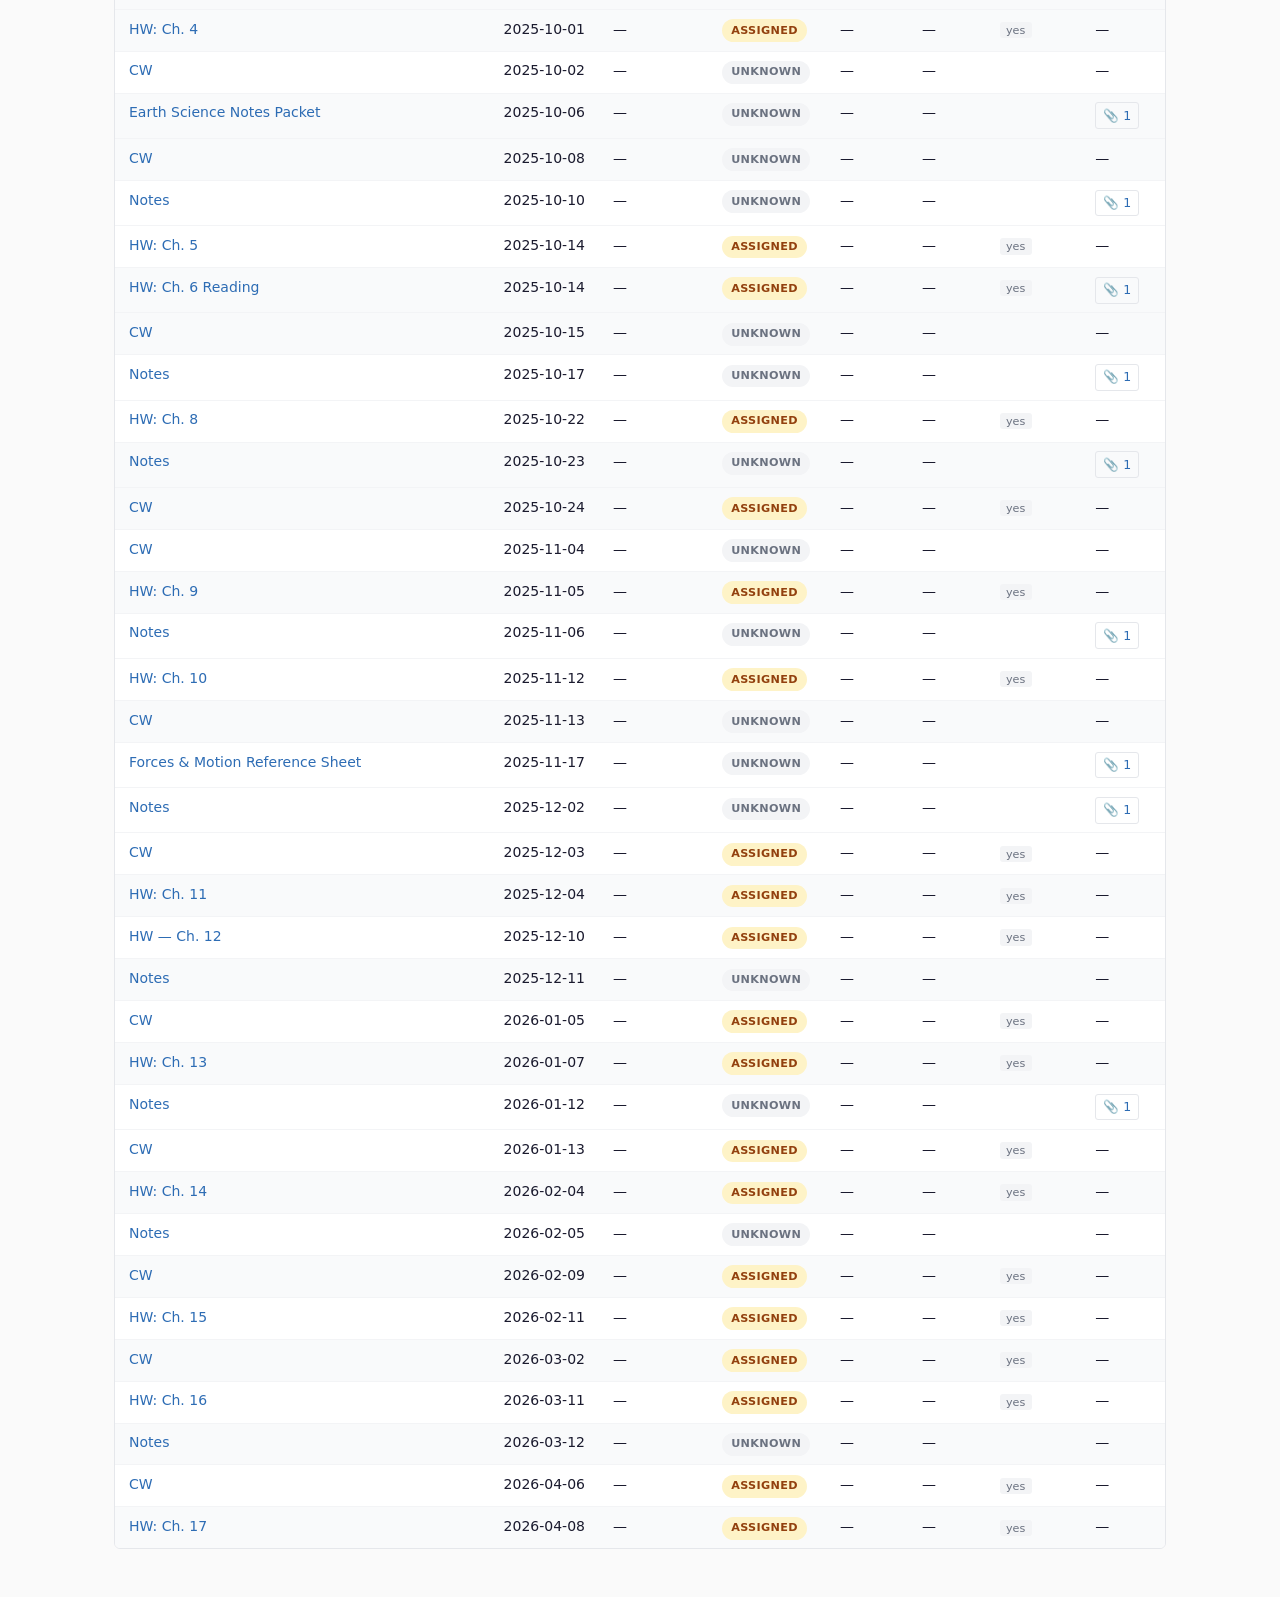
<file: demo/index.html>
<!DOCTYPE html>
<html lang="en">
<head>
  <meta charset="UTF-8">
  <meta name="viewport" content="width=device-width, initial-scale=1.0">
  <title>Demo — Glassroom</title>
  <meta name="description" content="Live demo of the Glassroom dashboard with sample data showing four real-world class types.">
  <link rel="icon" type="image/png" href="../images/glass-48.png">
  <link rel="stylesheet" href="style.css">
</head>
<body>

<!-- Demo banner -->
<div class="demo-banner">
  <strong>Demo Mode</strong> — This is sample data showing what Glassroom looks like with real classes.
  <span class="demo-spacer"></span>
  <a href="../index.html">Get started with your own data →</a>
</div>

<!-- Nav (matches production dark nav) -->
<nav>
  <a href="../index.html" class="brand"><img src="../images/glass-48.png" alt="" class="nav-logo">Glassroom</a>
  <span class="nav-version">demo</span>
  <a href="#" class="active" id="nav-dashboard">Dashboard</a>
  <a href="#" id="nav-todo">To Do</a>
  <a href="#" class="disabled" onclick="return false" title="Not available in demo">Downloads</a>
  <a href="#" class="disabled" onclick="return false" title="Not available in demo">Settings</a>
  <span class="spacer"></span>
  <a href="https://buymeacoffee.com/sageframe" target="_blank" rel="noopener" class="btn-support" title="Support this project">☕</a>
</nav>

<!-- Main -->
<main>

  <!-- Page header -->
  <div class="page-header">
    <h1 id="page-title">Dashboard</h1>
  </div>

  <!-- Per-class stat cards -->
  <div class="stats-row" id="stats-row"></div>

  <!-- Filter bar -->
  <div class="filter-bar no-print" id="filter-bar"></div>

  <!-- Assignment groups -->
  <div id="main-content"></div>

</main>

<script src="demo.js"></script>
</body>
</html>
</file>
<file: style.css>
/* Glassroom Landing Page — style.css */

*, *::before, *::after {
  box-sizing: border-box;
  margin: 0;
  padding: 0;
}

:root {
  --blue: #2D6CB4;
  --blue-light: #4A90D9;
  --blue-dark: #1e4d84;
  --text: #1a1a2e;
  --text-secondary: #4a4a5a;
  --text-muted: #7a7a8a;
  --bg: #ffffff;
  --bg-alt: #f7f7f5;
  --bg-dark: #1a1a2e;
  --border: #e4e4e8;
  --green: #3DAA6D;
  --amber: #E8A838;
  --red: #D94452;
  --radius: 8px;
  --max-width: 1040px;
}

html {
  scroll-behavior: smooth;
  font-size: 16px;
}

body {
  font-family: -apple-system, BlinkMacSystemFont, "Segoe UI", Roboto, Helvetica, Arial, sans-serif;
  color: var(--text);
  background: var(--bg);
  line-height: 1.6;
  -webkit-font-smoothing: antialiased;
}

/* ── Layout ── */

.container {
  max-width: var(--max-width);
  margin: 0 auto;
  padding: 0 2rem;
}

section {
  padding: 3.5rem 0;
}

section.alt {
  background: var(--bg-alt);
}

section.dark {
  background: var(--bg-dark);
  color: #fff;
}

/* ── Nav ── */

nav {
  position: sticky;
  top: 0;
  z-index: 100;
  background: rgba(255, 255, 255, 0.96);
  backdrop-filter: blur(8px);
  border-bottom: 1px solid var(--border);
  padding: 0.9rem 2rem;
  display: flex;
  align-items: center;
  gap: 1.5rem;
}

.nav-brand {
  font-size: 1.1rem;
  font-weight: 700;
  color: var(--text);
  text-decoration: none;
  letter-spacing: -0.02em;
  display: flex;
  align-items: center;
  gap: 0.4rem;
}

.nav-logo {
  width: 24px;
  height: 24px;
  display: block;
}

.nav-links {
  display: flex;
  gap: 1.25rem;
  margin-left: auto;
  align-items: center;
}

.nav-links a {
  color: var(--text-secondary);
  text-decoration: none;
  font-size: 0.9rem;
}

.nav-links a:hover {
  color: var(--text);
}

/* Hamburger */
.nav-toggle {
  display: none;
  background: none;
  border: none;
  cursor: pointer;
  padding: 0.25rem;
  margin-left: auto;
  flex-direction: column;
  gap: 5px;
  width: 28px;
}

.nav-toggle span {
  display: block;
  width: 100%;
  height: 2px;
  background: var(--text);
  border-radius: 2px;
  transition: transform 0.2s, opacity 0.2s;
}

.nav-toggle.open span:nth-child(1) {
  transform: translateY(7px) rotate(45deg);
}

.nav-toggle.open span:nth-child(2) {
  opacity: 0;
}

.nav-toggle.open span:nth-child(3) {
  transform: translateY(-7px) rotate(-45deg);
}

/* ── Buttons ── */

.btn {
  display: inline-block;
  padding: 0.75rem 1.75rem;
  border-radius: var(--radius);
  font-size: 1rem;
  font-weight: 600;
  text-decoration: none;
  cursor: pointer;
  border: none;
  transition: background 0.15s, transform 0.1s;
}

.btn:active {
  transform: translateY(1px);
}

.btn-primary {
  background: var(--blue);
  color: #fff;
}

.btn-primary:hover {
  background: var(--blue-dark);
}

.btn-outline {
  background: transparent;
  color: #fff;
  border: 2px solid rgba(255, 255, 255, 0.5);
}

.btn-outline:hover {
  border-color: #fff;
  background: rgba(255, 255, 255, 0.1);
}

/* ── Hero ── */

#hero {
  background: var(--bg-dark);
  color: #fff;
  padding: 6rem 0 6rem;
  text-align: center;
}

#hero .hero-logo {
  display: block;
  margin: 0 auto 1rem;
  width: 144px;
  height: 144px;
}

#hero .eyebrow {
  font-size: 0.8rem;
  font-weight: 600;
  letter-spacing: 0.1em;
  text-transform: uppercase;
  color: var(--blue-light);
  margin-bottom: 1.25rem;
}

#hero h1 {
  font-size: clamp(2rem, 5vw, 3.5rem);
  font-weight: 800;
  line-height: 1.15;
  letter-spacing: -0.03em;
  max-width: 760px;
  margin: 0 auto 1.5rem;
}

#hero h1 em {
  font-style: normal;
  color: var(--blue-light);
}

#hero .subhead {
  font-size: clamp(1rem, 2.5vw, 1.25rem);
  color: rgba(255, 255, 255, 0.72);
  max-width: 540px;
  margin: 0 auto 1.25rem;
  line-height: 1.55;
}

#hero .tagline {
  font-size: 0.9rem;
  color: rgba(255, 255, 255, 0.45);
  letter-spacing: 0.02em;
  text-transform: uppercase;
  margin: 0 auto 2rem;
}

.hero-actions {
  display: flex;
  gap: 1rem;
  justify-content: center;
  flex-wrap: wrap;
}

.hero-byline {
  margin-top: 1.25rem;
  font-size: 1.05rem;
  font-style: italic;
  color: var(--text-secondary);
  text-align: center;
}

/* ── Dashboard mockup ── */

#mockup {
  background: var(--bg-alt);
  padding: 3rem 0 4rem;
}

.mockup-frame {
  max-width: 860px;
  margin: 0 auto;
  background: #fff;
  border-radius: 12px;
  border: 1px solid var(--border);
  overflow: hidden;
  box-shadow: 0 4px 40px rgba(0, 0, 0, 0.1);
}

.mockup-bar {
  background: var(--bg-dark);
  padding: 0.75rem 1.25rem;
  display: flex;
  align-items: center;
  gap: 0.5rem;
}

.mockup-dot {
  width: 10px;
  height: 10px;
  border-radius: 50%;
  background: rgba(255,255,255,0.2);
}

.mockup-url {
  flex: 1;
  background: rgba(255,255,255,0.1);
  border-radius: 4px;
  height: 22px;
  margin: 0 0.75rem;
}

.mockup-body {
  padding: 1.5rem;
}

.mockup-nav-bar {
  background: var(--bg-dark);
  border-radius: 6px;
  height: 36px;
  margin-bottom: 1.25rem;
  display: flex;
  align-items: center;
  padding: 0 1rem;
  gap: 1rem;
}

.mockup-nav-pill {
  height: 10px;
  border-radius: 5px;
  background: rgba(255,255,255,0.15);
}

.mockup-class-block {
  border: 1px solid var(--border);
  border-radius: 8px;
  margin-bottom: 1rem;
  overflow: hidden;
}

.mockup-class-header {
  background: var(--bg-alt);
  padding: 0.6rem 1rem;
  display: flex;
  align-items: center;
  gap: 0.75rem;
}

.mockup-class-name {
  width: 120px;
  height: 10px;
  border-radius: 5px;
  background: #ccc;
}

.mockup-badge {
  height: 20px;
  width: 48px;
  border-radius: 10px;
}

.mockup-row {
  display: flex;
  align-items: center;
  padding: 0.55rem 1rem;
  border-top: 1px solid var(--border);
  gap: 0.75rem;
}

.mockup-title {
  flex: 1;
  height: 9px;
  border-radius: 4px;
  background: #ddd;
}

.mockup-meta {
  width: 60px;
  height: 9px;
  border-radius: 4px;
  background: #e8e8e8;
}

.mockup-status {
  width: 70px;
  height: 20px;
  border-radius: 10px;
}

/* Status badge colors */
.badge-red    { background: #fde8ea; }
.badge-amber  { background: #fdf3e0; }
.badge-green  { background: #e0f5ec; }
.badge-blue   { background: #e0eefa; }

/* ── Problem section ── */

#problem h2,
#what-it-does h2,
#who h2,
#research h2,
#install h2,
#open-source h2 {
  font-size: clamp(1.6rem, 3.5vw, 2.25rem);
  font-weight: 800;
  letter-spacing: -0.025em;
  line-height: 1.2;
  margin-bottom: 1rem;
}

#problem .section-subhead,
#what-it-does .section-subhead,
#who .section-subhead {
  font-size: 1.05rem;
  color: var(--text-secondary);
  max-width: 560px;
  margin-bottom: 1.75rem;
  line-height: 1.6;
}

/* ── Research callout ── */
.callout-section {
  padding: 3.5rem 0;
}

.callout-section h2 {
  margin-bottom: 1.5rem;
}

.callout-card {
  background: #fff;
  border-left: 4px solid #D94452;
  border-radius: var(--radius);
  padding: 2rem 2.5rem;
  max-width: 720px;
}

.callout-subheading {
  color: var(--text-secondary);
  font-size: 1.1rem;
  font-weight: 500;
  margin-bottom: 0.75rem;
}

.callout-card p {
  margin-bottom: 1.25rem;
  line-height: 1.6;
}

.btn-callout {
  display: inline-block;
  background: #D94452;
  color: #fff;
  padding: 0.75rem 1.5rem;
  border-radius: var(--radius);
  text-decoration: none;
  font-weight: 600;
}

.btn-callout:hover {
  opacity: 0.9;
}

.callout-research {
  margin-top: 1rem;
  font-size: 0.9rem;
}

.callout-research a {
  color: var(--text-secondary);
}

.problem-grid {
  display: grid;
  grid-template-columns: repeat(3, 1fr);
  gap: 1.5rem;
}

.problem-card {
  background: #fff;
  border: 1px solid var(--border);
  border-radius: var(--radius);
  padding: 1.5rem;
}

.problem-icon {
  font-size: 1.75rem;
  margin-bottom: 0.75rem;
  line-height: 1;
}

.problem-card h3 {
  font-size: 1rem;
  font-weight: 700;
  margin-bottom: 0.5rem;
  line-height: 1.3;
}

.problem-card p {
  font-size: 0.9rem;
  color: var(--text-secondary);
  line-height: 1.55;
}

.problem-callout {
  margin-top: 1.75rem;
  padding: 1rem 1.25rem;
  background: #fff;
  border: 1px solid var(--border);
  border-left: 4px solid var(--blue);
  border-radius: var(--radius);
  font-size: 0.92rem;
  color: var(--text-secondary);
  line-height: 1.55;
}

.problem-callout strong {
  color: var(--text);
}



/* ── What it does ── */

.features-grid {
  display: grid;
  grid-template-columns: repeat(3, 1fr);
  gap: 1.5rem;
}

.feature-card {
  padding: 1.5rem;
}

.feature-icon {
  width: 40px;
  height: 40px;
  border-radius: 10px;
  background: var(--blue);
  display: flex;
  align-items: center;
  justify-content: center;
  font-size: 1.2rem;
  margin-bottom: 1rem;
}

.feature-card h3 {
  font-size: 1rem;
  font-weight: 700;
  margin-bottom: 0.4rem;
}

.feature-card p {
  font-size: 0.88rem;
  color: var(--text-secondary);
  line-height: 1.55;
}

/* ── Who it's for ── */

.who-grid {
  display: grid;
  grid-template-columns: repeat(3, 1fr);
  gap: 1.25rem;
}

.who-card {
  background: #fff;
  border: 1px solid var(--border);
  border-radius: var(--radius);
  padding: 1.5rem;
}

.who-card h3 {
  font-size: 0.95rem;
  font-weight: 700;
  margin-bottom: 0.4rem;
}

.who-card p {
  font-size: 0.86rem;
  color: var(--text-secondary);
  line-height: 1.55;
}

/* ── Install ── */

#install {
  background: var(--bg-dark);
  color: #fff;
}

#install h2 {
  color: #fff;
  margin-bottom: 0.75rem;
}

#install .section-subhead {
  color: rgba(255,255,255,0.65);
  margin-bottom: 1.75rem;
  font-size: 1rem;
  line-height: 1.6;
}

.install-steps {
  display: grid;
  grid-template-columns: repeat(auto-fit, minmax(200px, 1fr));
  gap: 1.5rem;
  margin-bottom: 2.5rem;
}

.install-step {
  position: relative;
}

.step-number {
  font-size: 2.5rem;
  font-weight: 800;
  color: var(--blue-light);
  line-height: 1;
  margin-bottom: 0.5rem;
  opacity: 0.7;
}

.install-step h3 {
  font-size: 1rem;
  font-weight: 700;
  margin-bottom: 0.4rem;
  color: #fff;
}

.install-step p {
  font-size: 0.86rem;
  color: rgba(255, 255, 255, 0.6);
  line-height: 1.55;
}

.install-step a {
  color: var(--blue-light);
}

.terminal-block {
  background: rgba(255, 255, 255, 0.06);
  border: 1px solid rgba(255, 255, 255, 0.12);
  border-radius: var(--radius);
  padding: 1.25rem 1.5rem;
  margin-bottom: 2rem;
  max-width: 560px;
}

.terminal-block pre {
  font-family: "SF Mono", "Fira Code", "Cascadia Code", Consolas, monospace;
  font-size: 0.88rem;
  color: rgba(255,255,255,0.9);
  line-height: 1.7;
  white-space: pre-wrap;
}

.terminal-block pre .prompt {
  color: var(--blue-light);
  user-select: none;
}

.terminal-block pre .comment {
  color: rgba(255,255,255,0.35);
}

/* ── Open source ── */

#open-source {
  text-align: center;
}

#open-source h2 {
  margin-bottom: 1rem;
}

#open-source p {
  color: var(--text-secondary);
  max-width: 520px;
  margin: 0 auto 1.5rem;
  font-size: 1rem;
  line-height: 1.65;
}

.oss-badges {
  display: flex;
  gap: 0.75rem;
  justify-content: center;
  flex-wrap: wrap;
  margin-bottom: 1.5rem;
}

.oss-badge {
  display: inline-block;
  padding: 0.35rem 0.9rem;
  border-radius: 20px;
  font-size: 0.82rem;
  font-weight: 600;
  background: var(--bg-alt);
  border: 1px solid var(--border);
  color: var(--text-secondary);
  text-decoration: none;
}

/* ── Footer ── */

footer {
  background: var(--bg-alt);
  border-top: 1px solid var(--border);
  padding: 2.5rem 2rem;
  text-align: center;
}

footer p {
  font-size: 0.9rem;
  color: var(--text-secondary);
  line-height: 1.65;
  margin-bottom: 0.5rem;
}

footer p:last-child {
  margin-bottom: 0;
}

footer a {
  color: var(--text-secondary);
}

footer .footer-legal {
  margin-top: 0.75rem;
  font-size: 0.78rem;
  color: var(--text-muted);
}

/* ── Mobile ── */

@media (max-width: 640px) {
  section {
    padding: 2.5rem 0;
  }

  #hero {
    padding: 4.5rem 0 4rem;
  }

  nav {
    padding: 0.75rem 1.25rem;
  }

  .nav-toggle {
    display: flex;
  }

  .nav-links {
    display: none;
    position: absolute;
    top: 100%;
    left: 0;
    right: 0;
    background: rgba(255, 255, 255, 0.98);
    backdrop-filter: blur(8px);
    border-bottom: 1px solid var(--border);
    flex-direction: column;
    padding: 1rem 1.25rem;
    gap: 0;
  }

  .nav-links.open {
    display: flex;
  }

  .nav-links a {
    padding: 0.75rem 0;
    border-bottom: 1px solid var(--border);
    font-size: 1rem;
  }

  .nav-links a:last-child {
    border-bottom: none;
  }

  .container {
    padding: 0 1.25rem;
  }

  .hero-actions {
    flex-direction: column;
    align-items: center;
  }

  .install-steps {
    grid-template-columns: 1fr 1fr;
  }

  .features-grid,
  .who-grid,
  .problem-grid {
    grid-template-columns: 1fr;
  }
}

@media (max-width: 400px) {
  .install-steps {
    grid-template-columns: 1fr;
  }
}
</file>
<file: demo/style.css>
/* ============================================================
   Glassroom Demo — style.css
   Matches production Flask app styling.
   Palette: brand blue #4A90D9, accent #2D6CB4, bg #FAFAFA
   ============================================================ */

/* ---- Variables ---- */
:root {
  --blue:           #4A90D9;
  --blue-dark:      #2D6CB4;
  --bg:             #FAFAFA;
  --bg-card:        #FFFFFF;
  --text:           #1A1A2E;
  --text-muted:     #6B7280;
  --border:         #E5E7EB;
  --border-light:   #F3F4F6;
  --nav-bg:         #1A1A2E;

  --status-assigned-bg: #FEF3C7;
  --status-assigned-tx: #92400E;
  --status-missing-bg:  #FEE2E2;
  --status-missing-tx:  #991B1B;
  --status-graded-bg:   #D1FAE5;
  --status-graded-tx:   #166534;
  --status-turned-in-bg: #DBEAFE;
  --status-turned-in-tx: #1E40AF;
  --status-unknown-bg:  #F3F4F6;
  --status-unknown-tx:  #6B7280;
  --status-excused-bg:  #F3E8FF;
  --status-excused-tx:  #6B21A8;

  --missing-accent:  #D94452;
  --assigned-accent: #E8A838;

  --radius: 6px;
  --font: system-ui, -apple-system, BlinkMacSystemFont, "Segoe UI", sans-serif;
}

/* ---- Reset ---- */
*, *::before, *::after { box-sizing: border-box; }

body {
  margin: 0;
  font-family: var(--font);
  background: var(--bg);
  color: var(--text);
  font-size: 15px;
  line-height: 1.5;
}

/* ---- Demo banner ---- */
.demo-banner {
  background: #2D6CB4;
  color: #fff;
  font-size: 0.85rem;
  padding: 0.55rem 1.5rem;
  display: flex;
  align-items: center;
  gap: 0.5rem;
  flex-wrap: wrap;
}
.demo-banner a { color: #93c5fd; text-underline-offset: 2px; }
.demo-banner strong { font-weight: 600; }
.demo-banner .demo-spacer { flex: 1; }

/* ---- Nav ---- */
nav {
  background: var(--nav-bg);
  color: #fff;
  padding: 0 1.5rem;
  display: flex;
  align-items: center;
  gap: 1.5rem;
  height: 52px;
  position: sticky;
  top: 0;
  z-index: 100;
}

nav a {
  color: rgba(255, 255, 255, 0.7);
  text-decoration: none;
  font-size: 0.9rem;
  display: flex;
  align-items: center;
  height: 100%;
  border-bottom: 2px solid transparent;
  padding-bottom: 0;
  cursor: pointer;
}

nav a:hover { color: #fff; }
nav a.active {
  color: #fff;
  border-bottom-color: var(--blue);
}
nav a.disabled {
  color: rgba(255, 255, 255, 0.3);
  cursor: default;
  pointer-events: none;
}

.brand {
  font-weight: 700;
  font-size: 1.05rem;
  color: #fff;
  letter-spacing: -0.01em;
  margin-right: 0.5rem;
  display: flex;
  align-items: center;
  gap: 0.4rem;
  text-decoration: none;
}

.nav-logo {
  width: 24px;
  height: 24px;
  display: block;
}

.nav-version {
  font-size: 0.7rem;
  color: rgba(255, 255, 255, 0.4);
  margin-right: 0.75rem;
  letter-spacing: 0.02em;
}

.spacer { flex: 1; }

.btn-support {
  font-size: 1rem;
  text-decoration: none;
  opacity: 0.55;
  transition: opacity 0.15s;
  line-height: 1;
}

.btn-support:hover { opacity: 1; }

/* ---- Main layout ---- */
main {
  max-width: 1100px;
  margin: 0 auto;
  padding: 1.75rem 1.5rem;
}

/* ---- Page header ---- */
.page-header {
  display: flex;
  align-items: baseline;
  gap: 1rem;
  margin-bottom: 1.5rem;
  flex-wrap: wrap;
}

h1 {
  font-size: 1.5rem;
  font-weight: 700;
  margin: 0;
  color: var(--text);
  letter-spacing: -0.02em;
}

h2 {
  font-size: 1rem;
  font-weight: 600;
  margin: 0;
}

.page-sub {
  font-size: 0.85rem;
  color: var(--text-muted);
  margin: 0;
  align-self: baseline;
}

/* ---- Cards ---- */
.card {
  background: var(--bg-card);
  border: 1px solid var(--border);
  border-radius: var(--radius);
  margin-bottom: 1.25rem;
  overflow: hidden;
}

.card-header {
  padding: 0.75rem 1.1rem;
  background: #F9FAFB;
  border-bottom: 1px solid var(--border);
  display: flex;
  align-items: center;
  gap: 1rem;
  cursor: pointer;
}

.card-header:hover { background: #F3F4F6; }

.card-header-static {
  cursor: default;
}
.card-header-static:hover { background: #F9FAFB; }

.card-body { padding: 0; overflow-x: auto; }

/* details/summary reset */
details > summary { list-style: none; }
details > summary::-webkit-details-marker { display: none; }

.chevron {
  font-size: 0.75rem;
  color: var(--text-muted);
  transition: transform 0.15s ease;
  flex-shrink: 0;
}

details[open] .chevron {
  display: inline-block;
  transform: rotate(90deg);
}

/* ---- Tables ---- */
table {
  width: 100%;
  border-collapse: collapse;
  font-size: 0.875rem;
}

thead { background: #F9FAFB; }

th {
  text-align: left;
  padding: 0.5rem 0.875rem;
  font-weight: 600;
  color: var(--text-muted);
  border-bottom: 1px solid var(--border);
  font-size: 0.75rem;
  text-transform: uppercase;
  letter-spacing: 0.05em;
  white-space: nowrap;
}

td {
  padding: 0.55rem 0.875rem;
  border-bottom: 1px solid var(--border-light);
  vertical-align: top;
}

tr:last-child td { border-bottom: none; }
tbody tr:nth-child(even) td { background: #F9FAFB; }
tbody tr:hover td { background: #EFF6FF !important; }

a {
  color: var(--blue-dark);
  text-decoration: none;
}
a:hover { text-decoration: underline; }

/* ---- Status badges ---- */
.badge {
  display: inline-block;
  padding: 0.15rem 0.55rem;
  border-radius: 999px;
  font-size: 0.7rem;
  font-weight: 600;
  white-space: nowrap;
  line-height: 1.6;
  text-transform: uppercase;
  letter-spacing: 0.03em;
}

.badge-assigned  { background: var(--status-assigned-bg);   color: var(--status-assigned-tx); }
.badge-missing   { background: var(--status-missing-bg);    color: var(--status-missing-tx); }
.badge-graded    { background: var(--status-graded-bg);     color: var(--status-graded-tx); }
.badge-done      { background: var(--status-graded-bg);     color: var(--status-graded-tx); }
.badge-turned-in { background: var(--status-turned-in-bg);  color: var(--status-turned-in-tx); }
.badge-unknown   { background: var(--status-unknown-bg);    color: var(--status-unknown-tx); }
.badge-excused   { background: var(--status-excused-bg);    color: var(--status-excused-tx); }

.turn-in-badge {
  font-size: 0.7rem;
  background: var(--border-light);
  color: var(--text-muted);
  border-radius: 3px;
  padding: 0.1rem 0.4rem;
}

/* ---- Back-posted badges ---- */
.backpost-badge {
  display: inline-block;
  margin-left: 0.5rem;
  font-size: 0.7rem;
  font-weight: 700;
  padding: 0.1rem 0.4rem;
  border-radius: 3px;
  vertical-align: middle;
  white-space: nowrap;
}

.backpost-after {
  color: #7F1D1D;
  background: #FECACA;
  border: 1px solid #FCA5A5;
}

.backpost-same {
  color: #92400E;
  background: #FEF3C7;
  border: 1px solid #FCD34D;
}

/* ---- NEW / UPDATED badges ---- */
.scrape-badge {
  display: inline-block;
  margin-left: 0.45rem;
  font-size: 0.65rem;
  font-weight: 800;
  padding: 0.1rem 0.35rem;
  border-radius: 3px;
  vertical-align: middle;
  letter-spacing: 0.05em;
  white-space: nowrap;
}

.scrape-new {
  color: #1d4ed8;
  background: #dbeafe;
  border: 1px solid #93c5fd;
}

.scrape-updated {
  color: #6b21a8;
  background: #f3e8ff;
  border: 1px solid #d8b4fe;
}

/* ---- Nav "since last scrape" badges ---- */
.nav-since-scrape {
  display: inline-flex;
  align-items: center;
  gap: 0.3rem;
  font-size: 0.78rem;
}

.nav-badge {
  display: inline-block;
  font-weight: 700;
  padding: 0.1rem 0.4rem;
  border-radius: 3px;
  font-size: 0.72rem;
}

.nav-badge-new {
  color: #1d4ed8;
  background: #dbeafe;
}

.nav-badge-updated {
  color: #6b21a8;
  background: #f3e8ff;
}

.nav-badge-label {
  color: #888;
  font-size: 0.72rem;
}

/* ---- Stats bar (in card headers) ---- */
.stats {
  display: flex;
  gap: 1rem;
  flex-wrap: wrap;
  font-size: 0.8rem;
  color: var(--text-muted);
}

.stat {
  display: flex;
  align-items: center;
  gap: 0.25rem;
}

.stat-val {
  font-weight: 700;
  color: var(--text);
}

.stat-missing .stat-val { color: var(--missing-accent); }
.stat-attention .stat-val { color: var(--assigned-accent); }

/* ---- Stat-card row (top of dashboard) ---- */
.stats-row {
  display: grid;
  grid-template-columns: repeat(auto-fill, minmax(220px, 1fr));
  gap: 0.75rem;
  margin-bottom: 1.5rem;
}

.stat-card {
  border: 1px solid var(--border);
  border-left: 4px solid var(--border);
  border-radius: var(--radius);
  padding: 0.85rem 1rem;
  background: var(--bg-card);
  cursor: pointer;
  min-height: 110px;
  transition: box-shadow 0.15s, border-color 0.15s;
}

.stat-card:hover {
  box-shadow: 0 0 0 2px rgba(99, 102, 241, 0.08);
}

.stat-card-green     { border-color: #6EE7B7; border-left-color: #3DAA6D; background: #F0FDF4; }
.stat-card-amber     { border-color: #FCD34D; border-left-color: #E8A838; background: #FFFBEB; }
.stat-card-warn      { border-color: #FCA5A5; border-left-color: #D94452; background: #FFF5F5; }
.stat-card-dark-red  { border-color: #FCA5A5; border-left-color: #991B1B; background: #FEF2F2; }

.stat-card-warn     .stat-card-name { color: #B91C1C; }
.stat-card-amber    .stat-card-name { color: #92400E; }
.stat-card-green    .stat-card-name { color: #166534; }
.stat-card-dark-red .stat-card-name { color: #7F1D1D; }

.quality-label {
  font-size: 0.7rem;
  font-weight: 700;
  text-transform: uppercase;
  letter-spacing: 0.06em;
  padding: 0.1rem 0.4rem;
  border-radius: 3px;
  display: inline-block;
  margin-bottom: 0.5rem;
}
.quality-structured { color: #166534; background: #DCFCE7; }
.quality-partial    { color: #92400E; background: #FEF9C3; }
.quality-minimal    { color: #B91C1C; background: #FEE2E2; }
.quality-empty      { color: #7F1D1D; background: #FECACA; }

.stat-card-name {
  font-size: 0.75rem;
  font-weight: 600;
  color: var(--text-muted);
  text-transform: uppercase;
  letter-spacing: 0.04em;
  margin-bottom: 0.65rem;
  white-space: nowrap;
  overflow: hidden;
  text-overflow: ellipsis;
}

.stat-card-numbers {
  display: flex;
  gap: 0.5rem 1rem;
  flex-wrap: wrap;
}

.stat-card-item {
  text-align: center;
  min-width: 2.5rem;
}

.stat-card-val {
  font-size: 1.35rem;
  font-weight: 700;
  display: block;
  line-height: 1.1;
  color: var(--text);
}

.stat-card-lbl {
  font-size: 0.68rem;
  color: var(--text-muted);
  display: block;
  margin-top: 0.1rem;
}

.stat-zero   .stat-card-val { color: #9CA3AF; }
.stat-missing .stat-card-val { color: var(--missing-accent); }
.stat-todo   .stat-card-val { color: #92400E; }
.stat-done   .stat-card-val { color: #166534; }

/* ---- Buttons ---- */
.btn {
  display: inline-block;
  padding: 0.35rem 0.9rem;
  border-radius: 4px;
  border: 1px solid transparent;
  cursor: pointer;
  font-size: 0.85rem;
  font-family: var(--font);
  text-decoration: none;
  line-height: 1.4;
  transition: background 0.1s;
}

.btn-primary {
  background: var(--blue-dark);
  color: #fff;
  border-color: var(--blue-dark);
}
.btn-primary:hover {
  background: #245A9A;
  border-color: #245A9A;
  color: #fff;
  text-decoration: none;
}

.btn-secondary {
  background: var(--bg-card);
  color: var(--text);
  border-color: var(--border);
}
.btn-secondary:hover {
  background: var(--border-light);
  text-decoration: none;
  color: var(--text);
}

.btn-sm {
  padding: 0.2rem 0.65rem;
  font-size: 0.8rem;
}

/* ---- Filter bar ---- */
.filter-bar {
  margin: 0.5rem 0 1rem;
  display: flex;
  gap: 0.4rem;
  flex-wrap: wrap;
  align-items: center;
}

.btn-filter {
  background: var(--bg-card);
  color: var(--text-muted);
  border: 1px solid var(--border);
  border-radius: 4px;
  font-size: 0.8rem;
  padding: 0.2rem 0.75rem;
  cursor: pointer;
  font-family: var(--font);
  transition: background 0.1s;
}

.btn-filter:hover {
  background: var(--border-light);
  color: var(--text);
}

.btn-filter.active {
  background: var(--blue-dark);
  color: #fff;
  border-color: var(--blue-dark);
}

.filter-count {
  font-size: 0.75rem;
  color: var(--text-muted);
  font-style: italic;
}

.filter-bar-label {
  font-size: 0.78rem;
  color: var(--text-muted);
  align-self: center;
  padding-left: 0.25rem;
}

/* ---- Attachment toggle + expand panel ---- */
.attach-toggle {
  background: none;
  border: 1px solid var(--border);
  cursor: pointer;
  font-size: 0.78rem;
  color: var(--blue-dark);
  padding: 0.15rem 0.45rem;
  border-radius: 3px;
  white-space: nowrap;
  font-family: var(--font);
  line-height: 1.6;
}

.attach-toggle:hover { background: var(--border-light); }

.attach-panel > td {
  background: #F5F8FF;
  border-top: none;
  padding: 0.5rem 0.875rem 0.7rem 2.5rem;
}

.attach-list {
  display: flex;
  flex-direction: column;
  gap: 0.3rem;
  margin-bottom: 0.35rem;
}

.attach-item {
  font-size: 0.8rem;
  display: flex;
  align-items: center;
  gap: 0.45rem;
  flex-wrap: wrap;
}

.attach-type {
  display: inline-block;
  font-size: 0.65rem;
  background: var(--border-light);
  color: var(--text-muted);
  border-radius: 3px;
  padding: 0 4px;
  margin-right: 3px;
  line-height: 1.8;
  vertical-align: middle;
}

/* ---- To Do — No Due Date section ---- */
.todo-nodue-section {
  margin-top: 2rem;
  border-top: 2px dashed var(--border);
  padding-top: 1rem;
}

.todo-nodue-header {
  font-size: 0.85rem;
  font-weight: 700;
  text-transform: uppercase;
  letter-spacing: 0.06em;
  color: var(--text-muted);
  margin-bottom: 0.25rem;
}

.todo-nodue-sub {
  font-size: 0.8rem;
  color: var(--text-muted);
  margin: 0 0 0.75rem;
}

/* ---- Empty state ---- */
.empty-state {
  padding: 2.5rem 1.5rem;
  text-align: center;
  color: var(--text-muted);
  font-size: 0.9rem;
}
.empty-state p { margin: 0.25rem 0; }

/* ---- Utility ---- */
.text-muted { color: var(--text-muted); }
.text-sm   { font-size: 0.85rem; }
.nowrap    { white-space: nowrap; }

/* ---- Responsive ---- */
@media (max-width: 768px) {
  nav {
    height: auto;
    padding: 0.75rem 1rem;
    flex-wrap: wrap;
    gap: 0.5rem;
  }
  nav a { font-size: 0.85rem; }
  main { padding: 1rem 0.875rem; }
  h1 { font-size: 1.25rem; }
  .page-header { gap: 0.75rem; }
  .card-body { -webkit-overflow-scrolling: touch; }
  .stats { gap: 0.5rem; }
  .stats-row { grid-template-columns: 1fr 1fr; }
  .demo-banner { font-size: 0.8rem; }
}

/* ---- Print ---- */
@media print {
  .demo-banner,
  nav,
  .no-print,
  button,
  .btn { display: none !important; }

  body { background: white; color: black; font-size: 10pt; }
  main { max-width: none; padding: 0; margin: 0; }
  h1 { font-size: 14pt; margin-bottom: 0.5rem; }
  h2 { font-size: 11pt; }
  a { color: black; text-decoration: none; }

  .card {
    border: 1px solid #ccc;
    margin-bottom: 0.75rem;
    break-inside: avoid;
  }
  .card-header {
    background: #f5f5f5 !important;
    -webkit-print-color-adjust: exact;
    print-color-adjust: exact;
  }
  table { font-size: 9pt; }
  th {
    background: #f5f5f5 !important;
    -webkit-print-color-adjust: exact;
    print-color-adjust: exact;
  }
  tbody tr:nth-child(even) td { background: transparent !important; }
  .badge {
    border: 1px solid #bbb;
    background: transparent !important;
    color: black !important;
    font-size: 7pt;
    padding: 0 3pt;
  }
}
</file>
